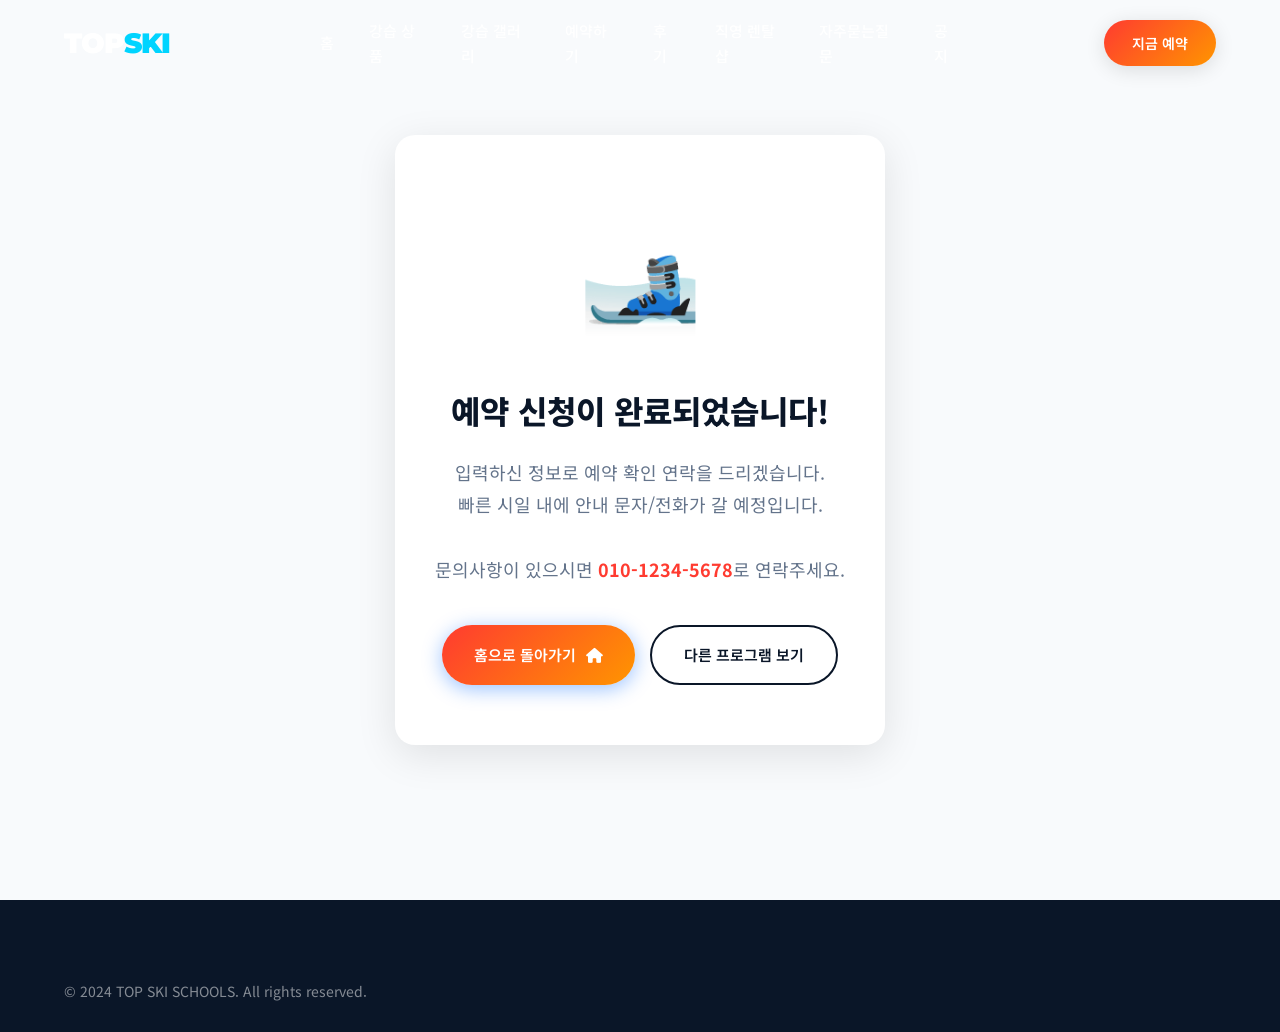
<file: booking-complete.html>
<!DOCTYPE html>
<html lang="ko">
<head>
    <meta charset="UTF-8">
    <meta name="viewport" content="width=device-width, initial-scale=1.0">
    <title>예약 완료 - TOP SKI SCHOOLS</title>
    <link rel="stylesheet" href="css/style.css">
    <link href="https://fonts.googleapis.com/css2?family=Montserrat:wght@300;400;600;700;800;900&family=Noto+Sans+KR:wght@300;400;500;700;900&display=swap" rel="stylesheet">
    <link rel="stylesheet" href="https://cdnjs.cloudflare.com/ajax/libs/font-awesome/6.4.0/css/all.min.css">
</head>
<body>
    <!-- Navigation -->
    <nav class="navbar scrolled">
        <div class="nav-container">
            <a href="index.html" class="logo">
                <span class="logo-text">TOP<span class="accent">SKI</span></span>
            </a>
            <ul class="nav-menu">
                <li><a href="index.html" class="nav-link">홈</a></li>
                <li><a href="programs.html" class="nav-link">강습 상품</a></li>
                <li><a href="gallery.html" class="nav-link">강습 갤러리</a></li>
                <li><a href="booking.html" class="nav-link">예약하기</a></li>
                <li><a href="reviews.html" class="nav-link">후기</a></li>
                <li><a href="rental.html" class="nav-link">직영 렌탈샵</a></li>
                <li><a href="faq.html" class="nav-link">자주묻는질문</a></li>
                <li><a href="notice.html" class="nav-link">공지</a></li>
            </ul>
            <a href="booking.html" class="nav-cta">지금 예약</a>
            <div class="hamburger">
                <span></span>
                <span></span>
                <span></span>
            </div>
        </div>
    </nav>

    <!-- Success Section -->
    <section style="min-height: 100vh; display: flex; align-items: center; justify-content: center; background: var(--light); padding-top: 100px;">
        <div class="container">
            <div style="text-align: center; max-width: 600px; margin: 0 auto; background: white; padding: 60px 40px; border-radius: 20px; box-shadow: 0 10px 40px rgba(0,0,0,0.1);">
                <div style="font-size: 100px; margin-bottom: 30px;">🎿</div>
                <h1 style="font-size: 32px; font-weight: 800; color: var(--dark); margin-bottom: 20px;">예약 신청이 완료되었습니다!</h1>
                <p style="color: var(--gray); font-size: 18px; line-height: 1.8; margin-bottom: 40px;">
                    입력하신 정보로 예약 확인 연락을 드리겠습니다.<br>
                    빠른 시일 내에 안내 문자/전화가 갈 예정입니다.<br><br>
                    문의사항이 있으시면 <strong style="color: var(--primary);">010-1234-5678</strong>로 연락주세요.
                </p>
                <div style="display: flex; gap: 15px; justify-content: center; flex-wrap: wrap;">
                    <a href="index.html" class="btn btn-primary">
                        <span>홈으로 돌아가기</span>
                        <i class="fas fa-home"></i>
                    </a>
                    <a href="programs.html" class="btn btn-outline-dark">
                        <span>다른 프로그램 보기</span>
                    </a>
                </div>
            </div>
        </div>
    </section>

    <!-- Footer -->
    <footer class="footer">
        <div class="container">
            <div class="footer-bottom" style="border-top: none; padding-top: 0;">
                <p>&copy; 2024 TOP SKI SCHOOLS. All rights reserved.</p>
            </div>
        </div>
    </footer>

    <script src="js/main.js"></script>
</body>
</html>
</file>
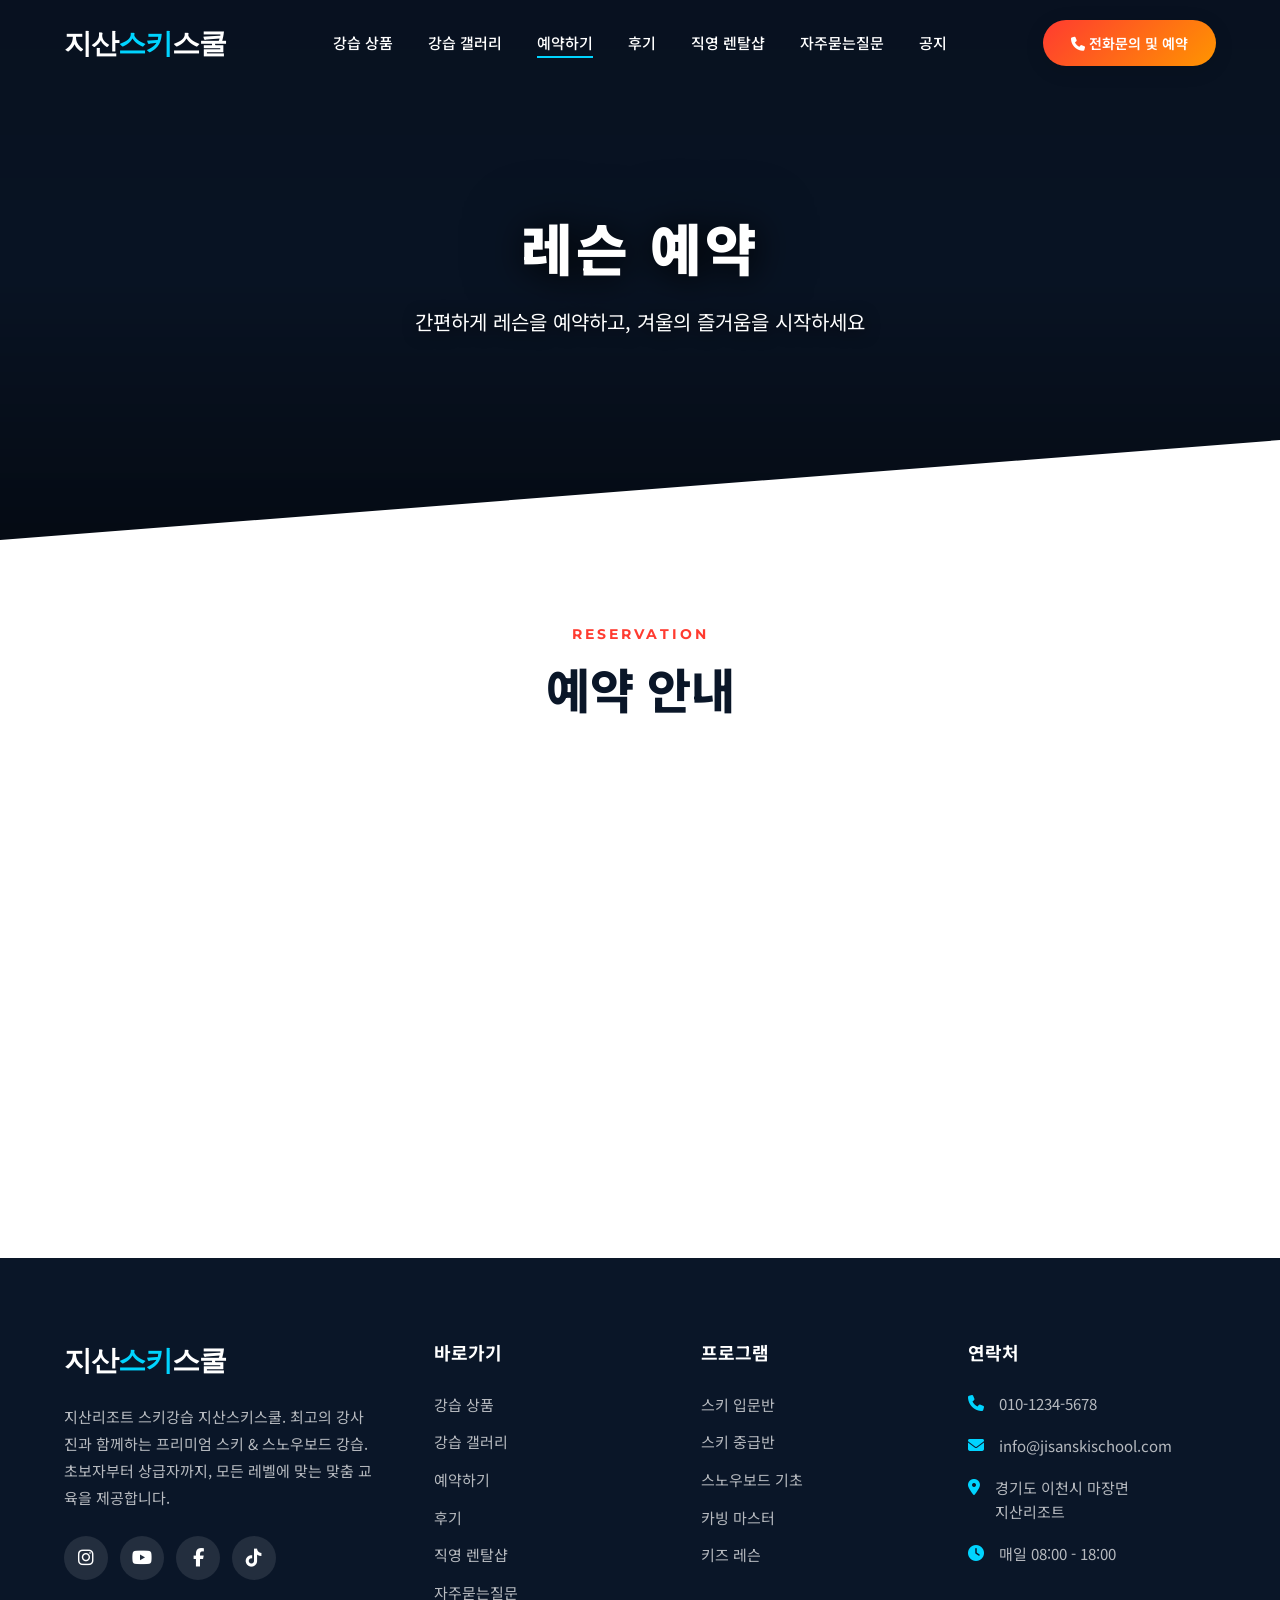
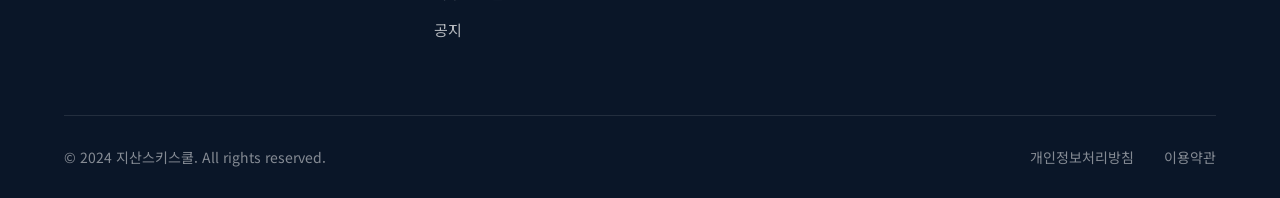
<file: booking.html>
<!DOCTYPE html>
<html lang="ko">
<head>
    <meta charset="UTF-8">
    <meta name="viewport" content="width=device-width, initial-scale=1.0">
    <title>예약하기 - 지산리조트 스키강습 지산스키스쿨</title>
    <link rel="stylesheet" href="css/style.css">
    <link href="https://fonts.googleapis.com/css2?family=Montserrat:wght@300;400;600;700;800;900&family=Noto+Sans+KR:wght@300;400;500;700;900&display=swap" rel="stylesheet">
    <link rel="stylesheet" href="https://cdnjs.cloudflare.com/ajax/libs/font-awesome/6.4.0/css/all.min.css">
    <style>
        .booking-placeholder {
            min-height: 500px;
            display: flex;
            flex-direction: column;
            align-items: center;
            justify-content: center;
            text-align: center;
            padding: 60px 20px;
            background: var(--light);
            border-radius: var(--radius-lg);
            margin: 40px 0;
        }
        .booking-placeholder i {
            font-size: 80px;
            color: var(--primary);
            margin-bottom: 30px;
            opacity: 0.8;
        }
        .booking-placeholder h3 {
            font-size: 28px;
            color: var(--dark);
            margin-bottom: 15px;
        }
        .booking-placeholder p {
            font-size: 18px;
            color: var(--gray);
            margin-bottom: 30px;
            max-width: 500px;
        }
        .booking-contact-box {
            display: flex;
            gap: 40px;
            flex-wrap: wrap;
            justify-content: center;
            margin-top: 20px;
        }
        .booking-contact-item {
            display: flex;
            align-items: center;
            gap: 15px;
            padding: 20px 30px;
            background: var(--white);
            border-radius: var(--radius-md);
            box-shadow: 0 4px 15px rgba(0,0,0,0.08);
        }
        .booking-contact-item i {
            font-size: 24px;
            color: var(--primary);
            margin-bottom: 0;
        }
        .booking-contact-item span {
            font-size: 18px;
            font-weight: 600;
            color: var(--dark);
        }
        .booking-info-section {
            padding: 80px 0;
        }
        .booking-info-grid {
            display: grid;
            grid-template-columns: repeat(auto-fit, minmax(280px, 1fr));
            gap: 30px;
            margin-top: 50px;
        }
        .booking-info-card {
            background: var(--white);
            padding: 35px;
            border-radius: var(--radius-lg);
            box-shadow: 0 5px 20px rgba(0,0,0,0.08);
            text-align: center;
            transition: all 0.3s ease;
        }
        .booking-info-card:hover {
            transform: translateY(-5px);
            box-shadow: 0 15px 40px rgba(0,0,0,0.12);
        }
        .booking-info-card i {
            font-size: 48px;
            color: var(--primary);
            margin-bottom: 20px;
        }
        .booking-info-card h4 {
            font-size: 20px;
            margin-bottom: 15px;
            color: var(--dark);
        }
        .booking-info-card p {
            color: var(--gray);
            line-height: 1.7;
            font-size: 15px;
        }
    </style>
</head>
<body>
    <!-- Navigation -->
    <nav class="navbar scrolled">
        <div class="nav-container">
            <a href="index.html" class="logo">
                <span class="logo-text">지산<span class="accent">스키</span>스쿨</span>
            </a>
            <ul class="nav-menu">
                <li><a href="programs.html" class="nav-link">강습 상품</a></li>
                <li><a href="gallery.html" class="nav-link">강습 갤러리</a></li>
                <li><a href="booking.html" class="nav-link active">예약하기</a></li>
                <li><a href="reviews.html" class="nav-link">후기</a></li>
                <li><a href="rental.html" class="nav-link">직영 렌탈샵</a></li>
                <li><a href="faq.html" class="nav-link">자주묻는질문</a></li>
                <li><a href="notice.html" class="nav-link">공지</a></li>
            </ul>
            <a href="tel:010-1234-5678" class="nav-cta"><i class="fas fa-phone"></i> 전화문의 및 예약</a>
            <div class="hamburger">
                <span></span>
                <span></span>
                <span></span>
            </div>
        </div>
    </nav>

    <!-- Sub Hero Section -->
    <section class="sub-hero">
        <div class="sub-hero-bg speedy" style="background-image: url('https://images.unsplash.com/photo-1565992441121-4367c2967103?w=1600');"></div>
        <div class="sub-hero-content">
            <h1>레슨 예약</h1>
            <p>간편하게 레슨을 예약하고, 겨울의 즐거움을 시작하세요</p>
        </div>
        <div class="diagonal-bottom"></div>
    </section>

    <!-- Booking Section -->
    <section class="booking-info-section">
        <div class="container">
            <div class="section-header">
                <span class="section-tag">RESERVATION</span>
                <h2 class="section-title">예약 안내</h2>
            </div>

            <!-- Content Area - To be added -->
            <div class="booking-content-area" style="min-height: 400px;">
                <!-- 예약 콘텐츠가 추가될 영역입니다 -->
            </div>
        </div>
    </section>

    <!-- Footer -->
    <footer class="footer">
        <div class="container">
            <div class="footer-grid">
                <div class="footer-brand">
                    <a href="index.html" class="logo">
                        <span class="logo-text">지산<span class="accent">스키</span>스쿨</span>
                    </a>
                    <p>지산리조트 스키강습 지산스키스쿨. 최고의 강사진과 함께하는 프리미엄 스키 & 스노우보드 강습. 초보자부터 상급자까지, 모든 레벨에 맞는 맞춤 교육을 제공합니다.</p>
                    <div class="footer-social">
                        <a href="#"><i class="fab fa-instagram"></i></a>
                        <a href="#"><i class="fab fa-youtube"></i></a>
                        <a href="#"><i class="fab fa-facebook-f"></i></a>
                        <a href="#"><i class="fab fa-tiktok"></i></a>
                    </div>
                </div>
                <div class="footer-links">
                    <h4>바로가기</h4>
                    <ul>
                        <li><a href="programs.html">강습 상품</a></li>
                        <li><a href="gallery.html">강습 갤러리</a></li>
                        <li><a href="booking.html">예약하기</a></li>
                        <li><a href="reviews.html">후기</a></li>
                        <li><a href="rental.html">직영 렌탈샵</a></li>
                        <li><a href="faq.html">자주묻는질문</a></li>
                        <li><a href="notice.html">공지</a></li>
                    </ul>
                </div>
                <div class="footer-links">
                    <h4>프로그램</h4>
                    <ul>
                        <li><a href="programs.html">스키 입문반</a></li>
                        <li><a href="programs.html">스키 중급반</a></li>
                        <li><a href="programs.html">스노우보드 기초</a></li>
                        <li><a href="programs.html">카빙 마스터</a></li>
                        <li><a href="programs.html">키즈 레슨</a></li>
                    </ul>
                </div>
                <div class="footer-contact">
                    <h4>연락처</h4>
                    <ul>
                        <li>
                            <i class="fas fa-phone"></i>
                            <span>010-1234-5678</span>
                        </li>
                        <li>
                            <i class="fas fa-envelope"></i>
                            <span>info@jisanskischool.com</span>
                        </li>
                        <li>
                            <i class="fas fa-map-marker-alt"></i>
                            <span>경기도 이천시 마장면<br>지산리조트</span>
                        </li>
                        <li>
                            <i class="fas fa-clock"></i>
                            <span>매일 08:00 - 18:00</span>
                        </li>
                    </ul>
                </div>
            </div>
            <div class="footer-bottom">
                <p>&copy; 2024 지산스키스쿨. All rights reserved.</p>
                <div class="footer-bottom-links">
                    <a href="#">개인정보처리방침</a>
                    <a href="#">이용약관</a>
                </div>
            </div>
        </div>
    </footer>

    <!-- Scripts -->
    <script src="js/main.js"></script>
</body>
</html>
</file>
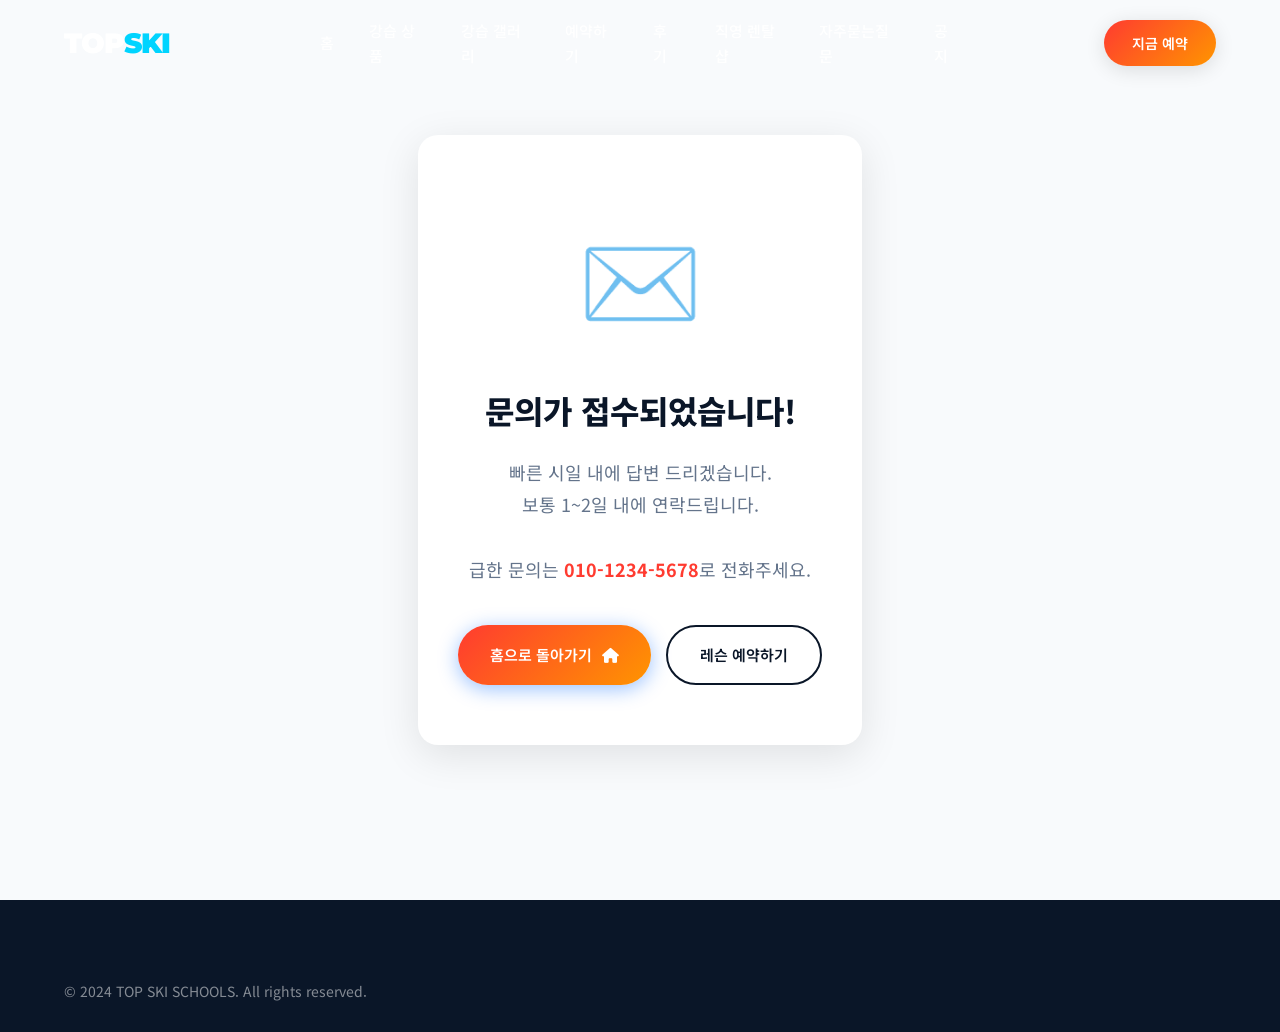
<file: contact-complete.html>
<!DOCTYPE html>
<html lang="ko">
<head>
    <meta charset="UTF-8">
    <meta name="viewport" content="width=device-width, initial-scale=1.0">
    <title>문의 완료 - TOP SKI SCHOOLS</title>
    <link rel="stylesheet" href="css/style.css">
    <link href="https://fonts.googleapis.com/css2?family=Montserrat:wght@300;400;600;700;800;900&family=Noto+Sans+KR:wght@300;400;500;700;900&display=swap" rel="stylesheet">
    <link rel="stylesheet" href="https://cdnjs.cloudflare.com/ajax/libs/font-awesome/6.4.0/css/all.min.css">
</head>
<body>
    <!-- Navigation -->
    <nav class="navbar scrolled">
        <div class="nav-container">
            <a href="index.html" class="logo">
                <span class="logo-text">TOP<span class="accent">SKI</span></span>
            </a>
            <ul class="nav-menu">
                <li><a href="index.html" class="nav-link">홈</a></li>
                <li><a href="programs.html" class="nav-link">강습 상품</a></li>
                <li><a href="gallery.html" class="nav-link">강습 갤러리</a></li>
                <li><a href="booking.html" class="nav-link">예약하기</a></li>
                <li><a href="reviews.html" class="nav-link">후기</a></li>
                <li><a href="rental.html" class="nav-link">직영 렌탈샵</a></li>
                <li><a href="faq.html" class="nav-link">자주묻는질문</a></li>
                <li><a href="notice.html" class="nav-link">공지</a></li>
            </ul>
            <a href="booking.html" class="nav-cta">지금 예약</a>
            <div class="hamburger">
                <span></span>
                <span></span>
                <span></span>
            </div>
        </div>
    </nav>

    <!-- Success Section -->
    <section style="min-height: 100vh; display: flex; align-items: center; justify-content: center; background: var(--light); padding-top: 100px;">
        <div class="container">
            <div style="text-align: center; max-width: 600px; margin: 0 auto; background: white; padding: 60px 40px; border-radius: 20px; box-shadow: 0 10px 40px rgba(0,0,0,0.1);">
                <div style="font-size: 100px; margin-bottom: 30px;">✉️</div>
                <h1 style="font-size: 32px; font-weight: 800; color: var(--dark); margin-bottom: 20px;">문의가 접수되었습니다!</h1>
                <p style="color: var(--gray); font-size: 18px; line-height: 1.8; margin-bottom: 40px;">
                    빠른 시일 내에 답변 드리겠습니다.<br>
                    보통 1~2일 내에 연락드립니다.<br><br>
                    급한 문의는 <strong style="color: var(--primary);">010-1234-5678</strong>로 전화주세요.
                </p>
                <div style="display: flex; gap: 15px; justify-content: center; flex-wrap: wrap;">
                    <a href="index.html" class="btn btn-primary">
                        <span>홈으로 돌아가기</span>
                        <i class="fas fa-home"></i>
                    </a>
                    <a href="booking.html" class="btn btn-outline-dark">
                        <span>레슨 예약하기</span>
                    </a>
                </div>
            </div>
        </div>
    </section>

    <!-- Footer -->
    <footer class="footer">
        <div class="container">
            <div class="footer-bottom" style="border-top: none; padding-top: 0;">
                <p>&copy; 2024 TOP SKI SCHOOLS. All rights reserved.</p>
            </div>
        </div>
    </footer>

    <script src="js/main.js"></script>
</body>
</html>
</file>
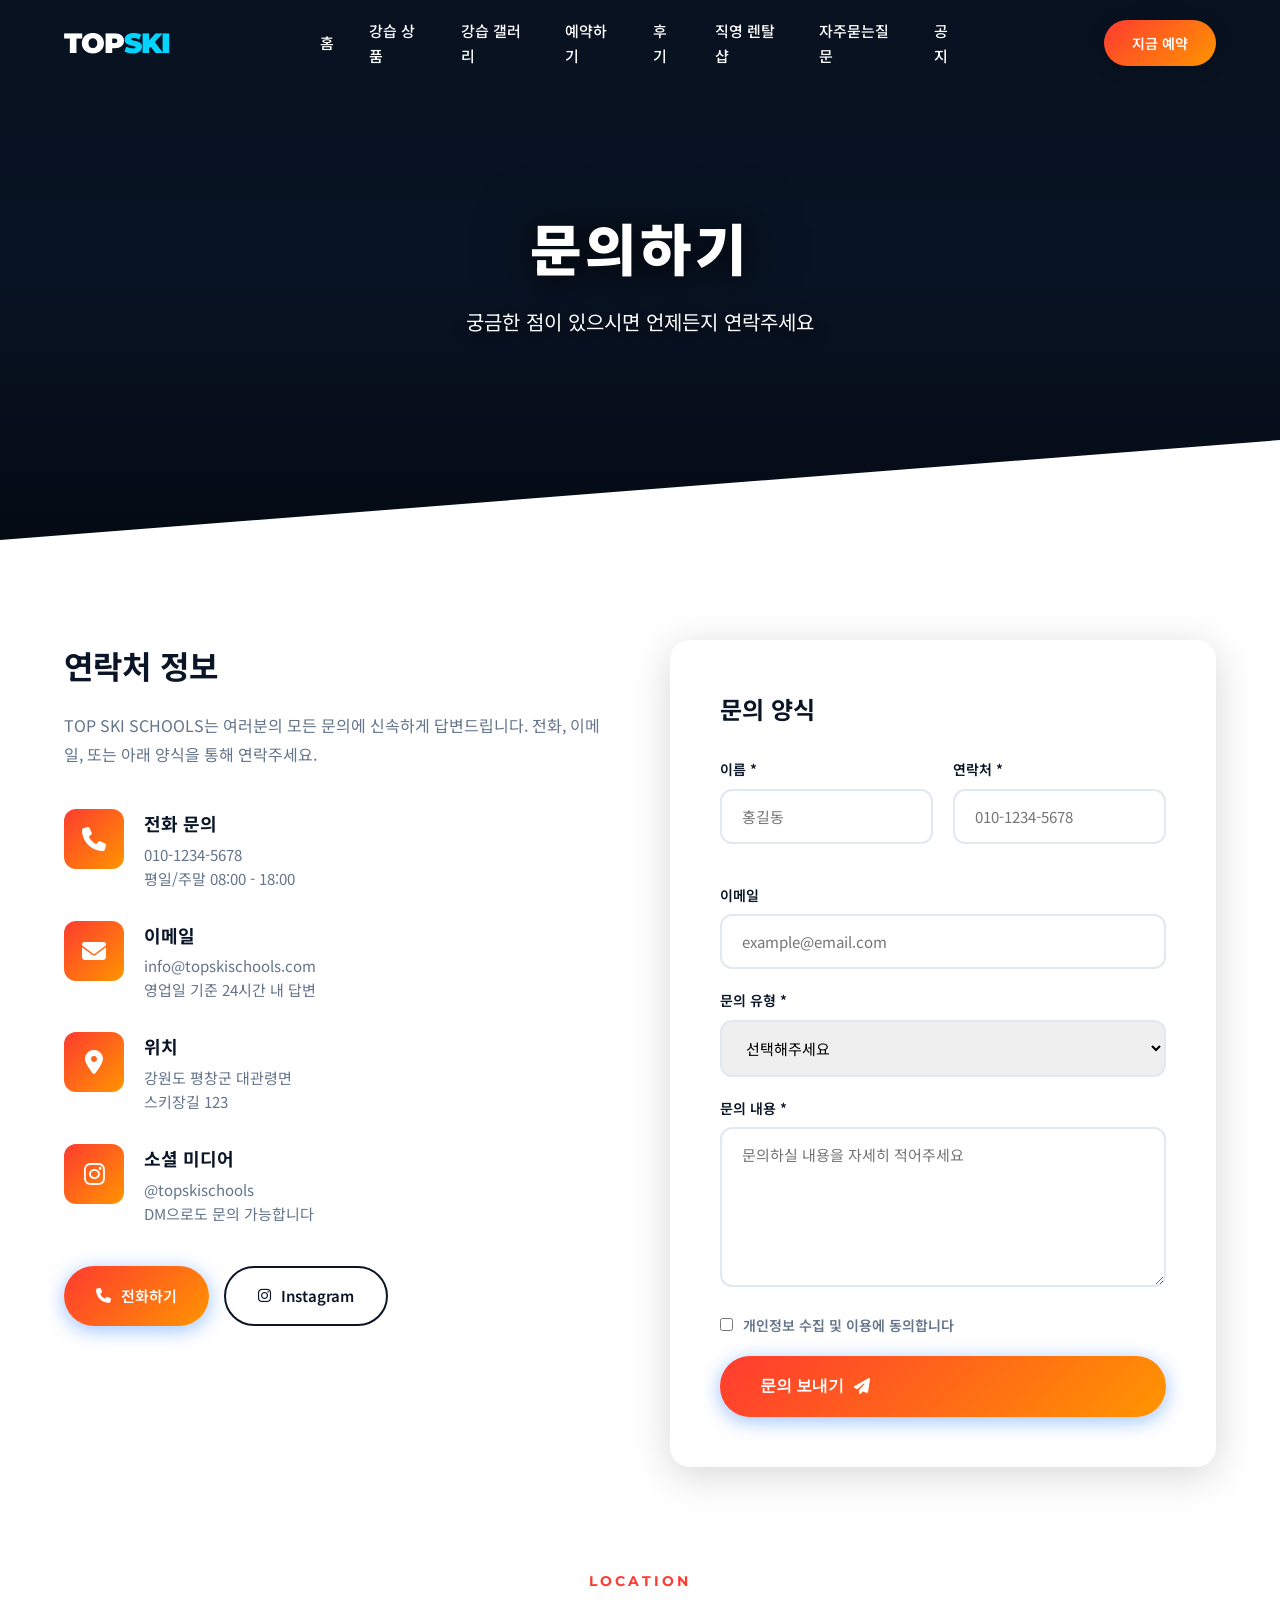
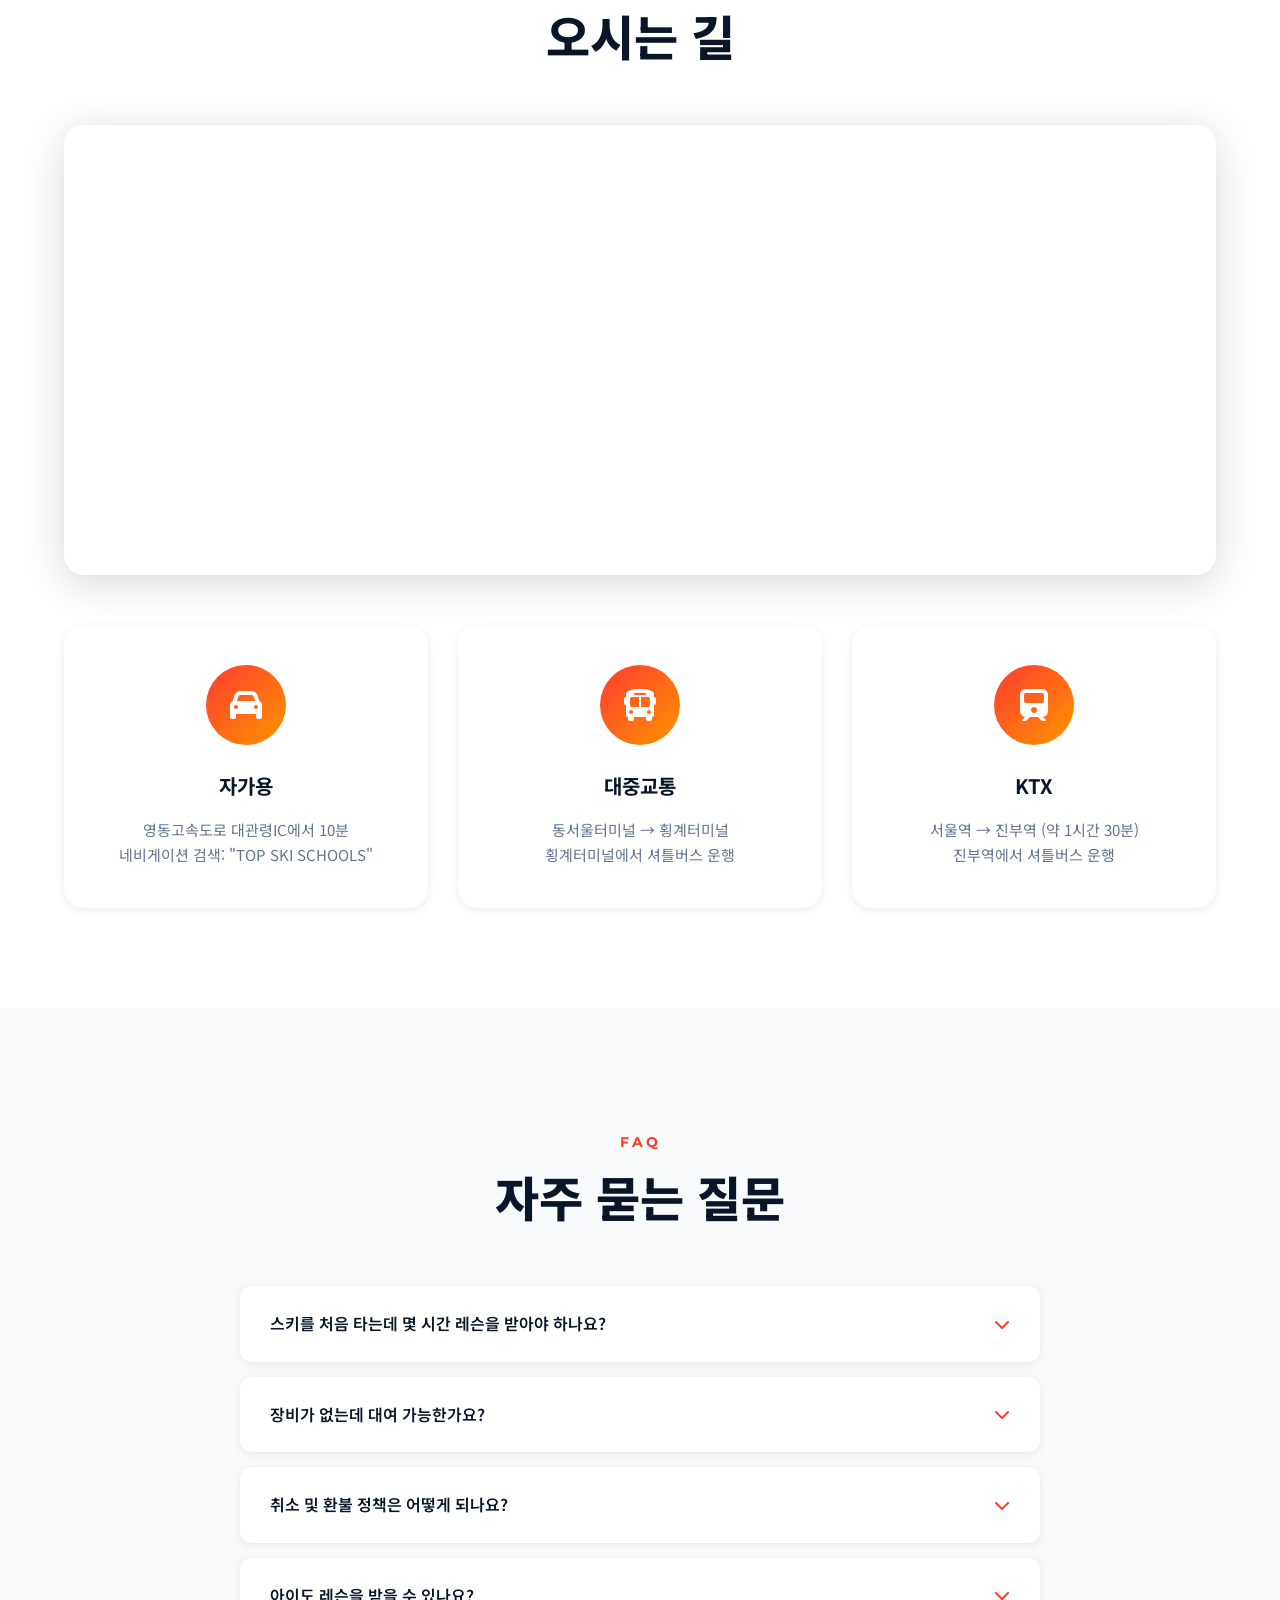
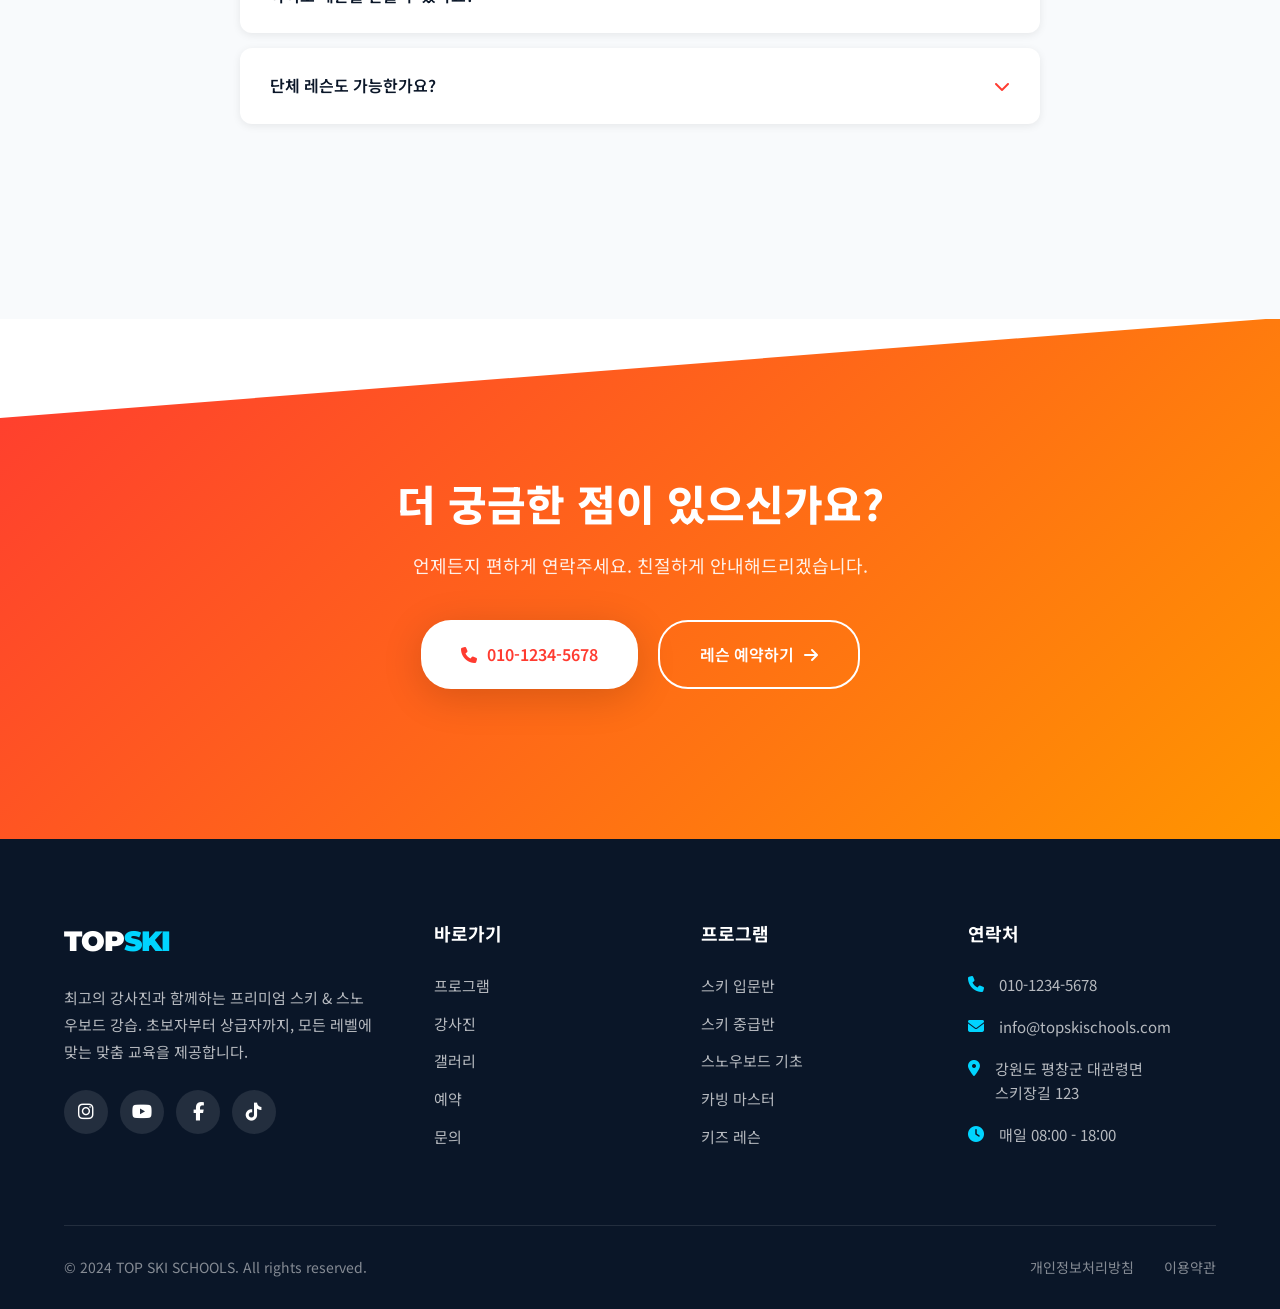
<file: contact.html>
<!DOCTYPE html>
<html lang="ko">
<head>
    <meta charset="UTF-8">
    <meta name="viewport" content="width=device-width, initial-scale=1.0">
    <title>문의 - TOP SKI SCHOOLS</title>
    <link rel="stylesheet" href="css/style.css">
    <link href="https://fonts.googleapis.com/css2?family=Montserrat:wght@300;400;600;700;800;900&family=Noto+Sans+KR:wght@300;400;500;700;900&display=swap" rel="stylesheet">
    <link rel="stylesheet" href="https://cdnjs.cloudflare.com/ajax/libs/font-awesome/6.4.0/css/all.min.css">
</head>
<body>
    <!-- Preloader -->
    <div class="preloader">
        <div class="loader">
            <div class="ski-icon">⛷️</div>
            <span>LOADING</span>
        </div>
    </div>

    <!-- Navigation -->
    <nav class="navbar scrolled">
        <div class="nav-container">
            <a href="index.html" class="logo">
                <span class="logo-text">TOP<span class="accent">SKI</span></span>
            </a>
            <ul class="nav-menu">
                <li><a href="index.html" class="nav-link">홈</a></li>
                <li><a href="programs.html" class="nav-link">강습 상품</a></li>
                <li><a href="gallery.html" class="nav-link">강습 갤러리</a></li>
                <li><a href="booking.html" class="nav-link">예약하기</a></li>
                <li><a href="reviews.html" class="nav-link">후기</a></li>
                <li><a href="rental.html" class="nav-link">직영 렌탈샵</a></li>
                <li><a href="faq.html" class="nav-link">자주묻는질문</a></li>
                <li><a href="notice.html" class="nav-link">공지</a></li>
            </ul>
            <a href="booking.html" class="nav-cta">지금 예약</a>
            <div class="hamburger">
                <span></span>
                <span></span>
                <span></span>
            </div>
        </div>
    </nav>

    <!-- Sub Hero Section -->
    <section class="sub-hero">
        <div class="sub-hero-bg" style="background-image: url('https://images.unsplash.com/photo-1517483000871-1dbf64a6e1c6?w=1600');"></div>
        <div class="sub-hero-content">
            <h1>문의하기</h1>
            <p>궁금한 점이 있으시면 언제든지 연락주세요</p>
        </div>
        <div class="diagonal-bottom"></div>
    </section>

    <!-- Contact Section -->
    <section class="contact-section">
        <div class="container">
            <div class="contact-wrapper">
                <!-- Contact Info -->
                <div class="contact-info">
                    <h3>연락처 정보</h3>
                    <p>TOP SKI SCHOOLS는 여러분의 모든 문의에 신속하게 답변드립니다. 전화, 이메일, 또는 아래 양식을 통해 연락주세요.</p>

                    <ul class="contact-list">
                        <li>
                            <div class="icon">
                                <i class="fas fa-phone"></i>
                            </div>
                            <div>
                                <h4>전화 문의</h4>
                                <p>010-1234-5678<br>평일/주말 08:00 - 18:00</p>
                            </div>
                        </li>
                        <li>
                            <div class="icon">
                                <i class="fas fa-envelope"></i>
                            </div>
                            <div>
                                <h4>이메일</h4>
                                <p>info@topskischools.com<br>영업일 기준 24시간 내 답변</p>
                            </div>
                        </li>
                        <li>
                            <div class="icon">
                                <i class="fas fa-map-marker-alt"></i>
                            </div>
                            <div>
                                <h4>위치</h4>
                                <p>강원도 평창군 대관령면<br>스키장길 123</p>
                            </div>
                        </li>
                        <li>
                            <div class="icon">
                                <i class="fab fa-instagram"></i>
                            </div>
                            <div>
                                <h4>소셜 미디어</h4>
                                <p>@topskischools<br>DM으로도 문의 가능합니다</p>
                            </div>
                        </li>
                    </ul>

                    <!-- Quick Contact Buttons -->
                    <div style="margin-top: 40px; display: flex; gap: 15px; flex-wrap: wrap;">
                        <a href="tel:010-1234-5678" class="btn btn-primary">
                            <i class="fas fa-phone"></i>
                            <span>전화하기</span>
                        </a>
                        <a href="https://instagram.com" target="_blank" class="btn btn-outline-dark">
                            <i class="fab fa-instagram"></i>
                            <span>Instagram</span>
                        </a>
                    </div>
                </div>

                <!-- Contact Form -->
                <div class="contact-form">
                    <h3>문의 양식</h3>

                    <form id="contact-form" action="https://formsubmit.co/1215kkm@naver.com" method="POST">
                        <!-- FormSubmit Configuration -->
                        <input type="hidden" name="_subject" value="[TOP SKI] 새로운 문의가 도착했습니다">
                        <input type="hidden" name="_captcha" value="false">
                        <input type="hidden" name="_template" value="table">
                        <input type="hidden" name="_next" id="contact-next-url">

                        <div class="form-row">
                            <div class="form-group">
                                <label for="contact-name">이름 *</label>
                                <input type="text" id="contact-name" name="name" placeholder="홍길동" required>
                            </div>
                            <div class="form-group">
                                <label for="contact-phone">연락처 *</label>
                                <input type="tel" id="contact-phone" name="phone" placeholder="010-1234-5678" required>
                            </div>
                        </div>

                        <div class="form-group">
                            <label for="contact-email">이메일</label>
                            <input type="email" id="contact-email" name="email" placeholder="example@email.com">
                        </div>

                        <div class="form-group">
                            <label for="contact-subject">문의 유형 *</label>
                            <select id="contact-subject" name="subject" required>
                                <option value="">선택해주세요</option>
                                <option value="program">프로그램 문의</option>
                                <option value="booking">예약 문의</option>
                                <option value="instructor">강사 문의</option>
                                <option value="group">단체 레슨 문의</option>
                                <option value="partnership">제휴/협력 문의</option>
                                <option value="other">기타</option>
                            </select>
                        </div>

                        <div class="form-group">
                            <label for="contact-message">문의 내용 *</label>
                            <textarea id="contact-message" name="message" rows="6" placeholder="문의하실 내용을 자세히 적어주세요" required></textarea>
                        </div>

                        <div class="form-group">
                            <label style="display: flex; align-items: center; gap: 10px; cursor: pointer;">
                                <input type="checkbox" required style="width: auto;">
                                <span style="font-size: 14px; color: var(--gray);">개인정보 수집 및 이용에 동의합니다</span>
                            </label>
                        </div>

                        <button type="submit" class="btn btn-primary btn-large" style="width: 100%;">
                            <span>문의 보내기</span>
                            <i class="fas fa-paper-plane"></i>
                        </button>
                    </form>
                </div>
            </div>
        </div>
    </section>

    <!-- Map Section -->
    <section class="map-section">
        <div class="container">
            <div class="section-header">
                <span class="section-tag">LOCATION</span>
                <h2 class="section-title">오시는 길</h2>
            </div>
            <div class="map-container">
                <iframe src="https://www.google.com/maps/embed?pb=!1m18!1m12!1m3!1d50674.94507595753!2d128.6428533!3d37.6318399!2m3!1f0!2f0!3f0!3m2!1i1024!2i768!4f13.1!3m3!1m2!1s0x3561e7c1d9bd7e4d%3A0x7c4e5d4c5e7c4c3b!2z6rCV7JuQ64-EIO2Pie2Wpe2TsA!5e0!3m2!1sko!2skr!4v1234567890" allowfullscreen="" loading="lazy" referrerpolicy="no-referrer-when-downgrade"></iframe>
            </div>

            <!-- Directions -->
            <div style="margin-top: 50px;">
                <div class="features-grid" style="grid-template-columns: repeat(3, 1fr);">
                    <div class="feature-card">
                        <div class="feature-icon">
                            <i class="fas fa-car"></i>
                        </div>
                        <h3>자가용</h3>
                        <p>영동고속도로 대관령IC에서 10분<br>네비게이션 검색: "TOP SKI SCHOOLS"</p>
                    </div>
                    <div class="feature-card">
                        <div class="feature-icon">
                            <i class="fas fa-bus"></i>
                        </div>
                        <h3>대중교통</h3>
                        <p>동서울터미널 → 횡계터미널<br>횡계터미널에서 셔틀버스 운행</p>
                    </div>
                    <div class="feature-card">
                        <div class="feature-icon">
                            <i class="fas fa-train"></i>
                        </div>
                        <h3>KTX</h3>
                        <p>서울역 → 진부역 (약 1시간 30분)<br>진부역에서 셔틀버스 운행</p>
                    </div>
                </div>
            </div>
        </div>
    </section>

    <!-- FAQ Section -->
    <section class="features" style="background: var(--light);">
        <div class="container">
            <div class="section-header">
                <span class="section-tag">FAQ</span>
                <h2 class="section-title">자주 묻는 질문</h2>
            </div>

            <div style="max-width: 800px; margin: 0 auto;">
                <div class="faq-item" style="background: white; padding: 25px 30px; border-radius: 12px; margin-bottom: 15px; cursor: pointer; box-shadow: var(--shadow-sm);">
                    <div style="display: flex; justify-content: space-between; align-items: center;">
                        <h4 style="font-size: 16px; font-weight: 600;">스키를 처음 타는데 몇 시간 레슨을 받아야 하나요?</h4>
                        <i class="fas fa-chevron-down" style="color: var(--primary);"></i>
                    </div>
                    <p style="margin-top: 15px; color: var(--gray); display: none; line-height: 1.8;">
                        처음 스키를 타시는 분들은 2시간 레슨을 추천드립니다. 기본적인 장비 사용법, 넘어지고 일어서기, 기초 턴까지 배우실 수 있습니다. 하루에 2회 레슨을 받으시면 더 빠르게 실력이 향상됩니다.
                    </p>
                </div>

                <div class="faq-item" style="background: white; padding: 25px 30px; border-radius: 12px; margin-bottom: 15px; cursor: pointer; box-shadow: var(--shadow-sm);">
                    <div style="display: flex; justify-content: space-between; align-items: center;">
                        <h4 style="font-size: 16px; font-weight: 600;">장비가 없는데 대여 가능한가요?</h4>
                        <i class="fas fa-chevron-down" style="color: var(--primary);"></i>
                    </div>
                    <p style="margin-top: 15px; color: var(--gray); display: none; line-height: 1.8;">
                        네, 스키/보드, 부츠, 폴, 헬멧 등 모든 장비 대여가 가능합니다. 레슨 예약 시 장비 대여를 신청해 주시면 됩니다. 최신 프리미엄 장비를 준비하고 있습니다.
                    </p>
                </div>

                <div class="faq-item" style="background: white; padding: 25px 30px; border-radius: 12px; margin-bottom: 15px; cursor: pointer; box-shadow: var(--shadow-sm);">
                    <div style="display: flex; justify-content: space-between; align-items: center;">
                        <h4 style="font-size: 16px; font-weight: 600;">취소 및 환불 정책은 어떻게 되나요?</h4>
                        <i class="fas fa-chevron-down" style="color: var(--primary);"></i>
                    </div>
                    <p style="margin-top: 15px; color: var(--gray); display: none; line-height: 1.8;">
                        레슨 3일 전까지 취소 시 100% 환불, 1일 전까지 취소 시 50% 환불됩니다. 당일 취소 및 노쇼의 경우 환불이 불가합니다. 기상 악화로 인한 취소는 전액 환불 또는 일정 변경이 가능합니다.
                    </p>
                </div>

                <div class="faq-item" style="background: white; padding: 25px 30px; border-radius: 12px; margin-bottom: 15px; cursor: pointer; box-shadow: var(--shadow-sm);">
                    <div style="display: flex; justify-content: space-between; align-items: center;">
                        <h4 style="font-size: 16px; font-weight: 600;">아이도 레슨을 받을 수 있나요?</h4>
                        <i class="fas fa-chevron-down" style="color: var(--primary);"></i>
                    </div>
                    <p style="margin-top: 15px; color: var(--gray); display: none; line-height: 1.8;">
                        네, 5세 이상 어린이부터 레슨이 가능합니다. 키즈 전문 강사가 아이 눈높이에 맞춰 안전하고 재미있게 교육합니다. 부모님 동반 레슨도 가능합니다.
                    </p>
                </div>

                <div class="faq-item" style="background: white; padding: 25px 30px; border-radius: 12px; margin-bottom: 15px; cursor: pointer; box-shadow: var(--shadow-sm);">
                    <div style="display: flex; justify-content: space-between; align-items: center;">
                        <h4 style="font-size: 16px; font-weight: 600;">단체 레슨도 가능한가요?</h4>
                        <i class="fas fa-chevron-down" style="color: var(--primary);"></i>
                    </div>
                    <p style="margin-top: 15px; color: var(--gray); display: none; line-height: 1.8;">
                        네, 5명 이상 단체 레슨의 경우 별도 문의 부탁드립니다. 기업 워크샵, 동호회, 학교 단체 등 다양한 단체 프로그램을 운영하고 있으며, 인원과 일정에 맞춰 맞춤 견적을 제공해드립니다.
                    </p>
                </div>
            </div>
        </div>
    </section>

    <!-- CTA Section -->
    <section class="cta-section">
        <div class="container">
            <div class="cta-content">
                <h2>더 궁금한 점이 있으신가요?</h2>
                <p>언제든지 편하게 연락주세요. 친절하게 안내해드리겠습니다.</p>
                <div class="cta-buttons">
                    <a href="tel:010-1234-5678" class="btn btn-white btn-large">
                        <i class="fas fa-phone"></i>
                        <span>010-1234-5678</span>
                    </a>
                    <a href="booking.html" class="btn btn-outline-white btn-large">
                        <span>레슨 예약하기</span>
                        <i class="fas fa-arrow-right"></i>
                    </a>
                </div>
            </div>
        </div>
        <div class="diagonal-top"></div>
    </section>

    <!-- Footer -->
    <footer class="footer">
        <div class="container">
            <div class="footer-grid">
                <div class="footer-brand">
                    <a href="index.html" class="logo">
                        <span class="logo-text">TOP<span class="accent">SKI</span></span>
                    </a>
                    <p>최고의 강사진과 함께하는 프리미엄 스키 & 스노우보드 강습. 초보자부터 상급자까지, 모든 레벨에 맞는 맞춤 교육을 제공합니다.</p>
                    <div class="footer-social">
                        <a href="#"><i class="fab fa-instagram"></i></a>
                        <a href="#"><i class="fab fa-youtube"></i></a>
                        <a href="#"><i class="fab fa-facebook-f"></i></a>
                        <a href="#"><i class="fab fa-tiktok"></i></a>
                    </div>
                </div>
                <div class="footer-links">
                    <h4>바로가기</h4>
                    <ul>
                        <li><a href="programs.html">프로그램</a></li>
                        <li><a href="instructors.html">강사진</a></li>
                        <li><a href="gallery.html">갤러리</a></li>
                        <li><a href="booking.html">예약</a></li>
                        <li><a href="contact.html">문의</a></li>
                    </ul>
                </div>
                <div class="footer-links">
                    <h4>프로그램</h4>
                    <ul>
                        <li><a href="programs.html">스키 입문반</a></li>
                        <li><a href="programs.html">스키 중급반</a></li>
                        <li><a href="programs.html">스노우보드 기초</a></li>
                        <li><a href="programs.html">카빙 마스터</a></li>
                        <li><a href="programs.html">키즈 레슨</a></li>
                    </ul>
                </div>
                <div class="footer-contact">
                    <h4>연락처</h4>
                    <ul>
                        <li>
                            <i class="fas fa-phone"></i>
                            <span>010-1234-5678</span>
                        </li>
                        <li>
                            <i class="fas fa-envelope"></i>
                            <span>info@topskischools.com</span>
                        </li>
                        <li>
                            <i class="fas fa-map-marker-alt"></i>
                            <span>강원도 평창군 대관령면<br>스키장길 123</span>
                        </li>
                        <li>
                            <i class="fas fa-clock"></i>
                            <span>매일 08:00 - 18:00</span>
                        </li>
                    </ul>
                </div>
            </div>
            <div class="footer-bottom">
                <p>&copy; 2024 TOP SKI SCHOOLS. All rights reserved.</p>
                <div class="footer-bottom-links">
                    <a href="#">개인정보처리방침</a>
                    <a href="#">이용약관</a>
                </div>
            </div>
        </div>
    </footer>

    <!-- Scripts -->
    <script src="js/main.js"></script>
    <script>
        // Set redirect URL
        document.getElementById('contact-next-url').value = window.location.origin + window.location.pathname.replace('contact.html', 'contact-complete.html');

        // FAQ Accordion
        document.querySelectorAll('.faq-item').forEach(item => {
            item.addEventListener('click', () => {
                const answer = item.querySelector('p');
                const icon = item.querySelector('i');
                const isOpen = answer.style.display === 'block';

                // Close all other items
                document.querySelectorAll('.faq-item').forEach(otherItem => {
                    otherItem.querySelector('p').style.display = 'none';
                    otherItem.querySelector('i').style.transform = 'rotate(0deg)';
                });

                // Toggle current item
                if (!isOpen) {
                    answer.style.display = 'block';
                    answer.style.animation = 'fadeIn 0.3s ease forwards';
                    icon.style.transform = 'rotate(180deg)';
                }
            });
        });

        // Form will submit to formsubmit.co directly
    </script>
</body>
</html>
</file>
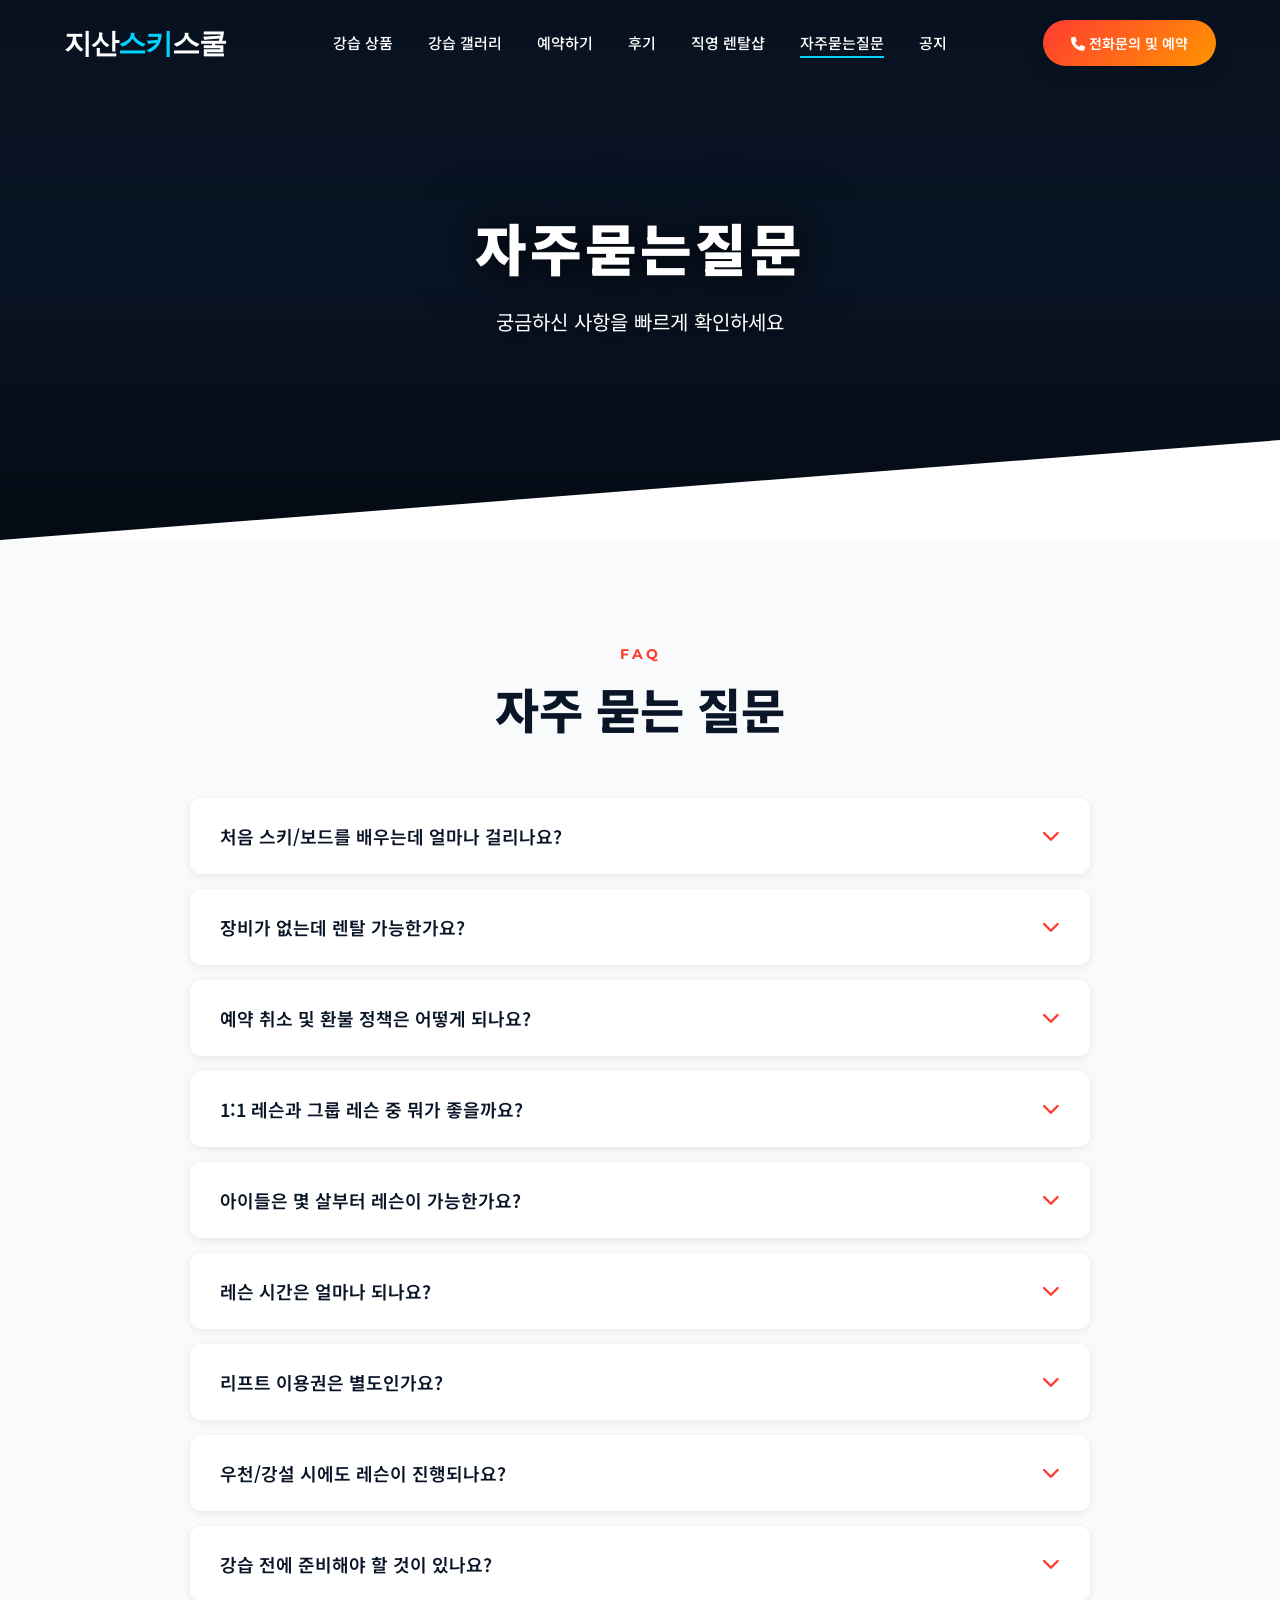
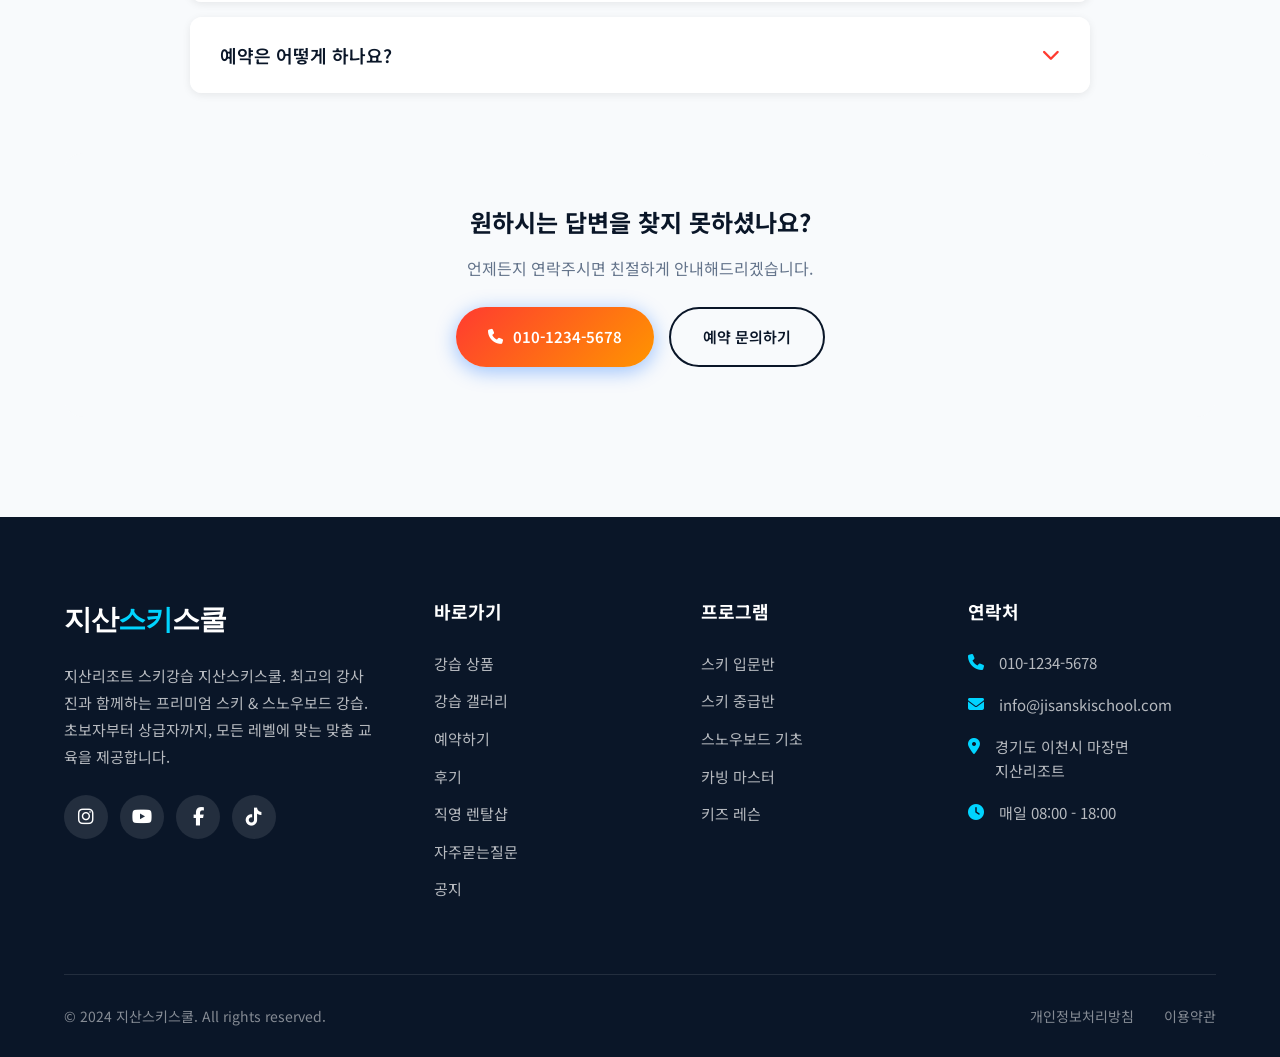
<file: faq.html>
<!DOCTYPE html>
<html lang="ko">
<head>
    <meta charset="UTF-8">
    <meta name="viewport" content="width=device-width, initial-scale=1.0">
    <title>자주묻는질문 - 지산리조트 스키강습 지산스키스쿨</title>
    <link rel="stylesheet" href="css/style.css">
    <link href="https://fonts.googleapis.com/css2?family=Montserrat:wght@300;400;600;700;800;900&family=Noto+Sans+KR:wght@300;400;500;700;900&display=swap" rel="stylesheet">
    <link rel="stylesheet" href="https://cdnjs.cloudflare.com/ajax/libs/font-awesome/6.4.0/css/all.min.css">
</head>
<body>
    <!-- Navigation -->
    <nav class="navbar scrolled">
        <div class="nav-container">
            <a href="index.html" class="logo">
                <span class="logo-text">지산<span class="accent">스키</span>스쿨</span>
            </a>
            <ul class="nav-menu">
                <li><a href="programs.html" class="nav-link">강습 상품</a></li>
                <li><a href="gallery.html" class="nav-link">강습 갤러리</a></li>
                <li><a href="booking.html" class="nav-link">예약하기</a></li>
                <li><a href="reviews.html" class="nav-link">후기</a></li>
                <li><a href="rental.html" class="nav-link">직영 렌탈샵</a></li>
                <li><a href="faq.html" class="nav-link active">자주묻는질문</a></li>
                <li><a href="notice.html" class="nav-link">공지</a></li>
            </ul>
            <a href="tel:010-1234-5678" class="nav-cta"><i class="fas fa-phone"></i> 전화문의 및 예약</a>
            <div class="hamburger">
                <span></span>
                <span></span>
                <span></span>
            </div>
        </div>
    </nav>

    <!-- Sub Hero Section -->
    <section class="sub-hero">
        <div class="sub-hero-bg speedy" style="background-image: url('https://images.unsplash.com/photo-1520443240718-fce21901db79?w=1600');"></div>
        <div class="sub-hero-content">
            <h1>자주묻는질문</h1>
            <p>궁금하신 사항을 빠르게 확인하세요</p>
        </div>
        <div class="diagonal-bottom"></div>
    </section>

    <!-- FAQ Section -->
    <section class="faq-section">
        <div class="container">
            <div class="section-header">
                <span class="section-tag">FAQ</span>
                <h2 class="section-title">자주 묻는 질문</h2>
            </div>

            <div class="faq-container">
                <!-- FAQ 1 -->
                <div class="faq-item">
                    <button class="faq-question">
                        <span>처음 스키/보드를 배우는데 얼마나 걸리나요?</span>
                        <i class="fas fa-chevron-down"></i>
                    </button>
                    <div class="faq-answer">
                        <p>개인차가 있지만, 대부분의 초보자분들이 2시간 레슨 후 기초적인 활주와 정지가 가능해지며,
                        2~3일 정도면 초급 슬로프에서 자유롭게 탈 수 있게 됩니다. 스노우보드는 스키보다 약간 더 시간이 필요할 수 있으나,
                        저희 체계적인 커리큘럼을 통해 빠르게 습득하실 수 있습니다.</p>
                    </div>
                </div>

                <!-- FAQ 2 -->
                <div class="faq-item">
                    <button class="faq-question">
                        <span>장비가 없는데 렌탈 가능한가요?</span>
                        <i class="fas fa-chevron-down"></i>
                    </button>
                    <div class="faq-answer">
                        <p>네, 물론입니다! 직영 렌탈샵에서 스키/스노우보드 풀세트, 스키복, 헬멧, 고글 등 모든 장비를 대여하실 수 있습니다.
                        강습 예약 시 함께 신청하시면 20% 할인 혜택과 함께 고글/헬멧 무료 대여 서비스를 받으실 수 있습니다.
                        자세한 내용은 <a href="rental.html" style="color: var(--primary);">렌탈샵 페이지</a>를 참고해주세요.</p>
                    </div>
                </div>

                <!-- FAQ 3 -->
                <div class="faq-item">
                    <button class="faq-question">
                        <span>예약 취소 및 환불 정책은 어떻게 되나요?</span>
                        <i class="fas fa-chevron-down"></i>
                    </button>
                    <div class="faq-answer">
                        <p>• 레슨 3일 전: 100% 환불<br>
                        • 레슨 2일 전: 70% 환불<br>
                        • 레슨 1일 전: 50% 환불<br>
                        • 당일: 환불 불가<br><br>
                        기상악화(폭설, 강풍 등)로 리프트 운행이 중단되는 경우 100% 환불 또는 일정 변경이 가능합니다.
                        취소는 전화(010-1234-5678) 또는 카카오톡 채널로 연락주시면 됩니다.</p>
                    </div>
                </div>

                <!-- FAQ 4 -->
                <div class="faq-item">
                    <button class="faq-question">
                        <span>1:1 레슨과 그룹 레슨 중 뭐가 좋을까요?</span>
                        <i class="fas fa-chevron-down"></i>
                    </button>
                    <div class="faq-answer">
                        <p>목적에 따라 다릅니다:<br><br>
                        <strong>1:1 레슨:</strong> 빠른 실력 향상이 필요하거나, 개인의 약점을 집중적으로 교정받고 싶은 분,
                        자신만의 페이스로 배우고 싶은 분께 추천드립니다.<br><br>
                        <strong>그룹 레슨:</strong> 친구나 가족과 함께 즐겁게 배우고 싶은 분, 비용을 절약하고 싶은 분께 추천드립니다.
                        소수정예(최대 4명)로 진행되어 충분한 피드백을 받으실 수 있습니다.</p>
                    </div>
                </div>

                <!-- FAQ 5 -->
                <div class="faq-item">
                    <button class="faq-question">
                        <span>아이들은 몇 살부터 레슨이 가능한가요?</span>
                        <i class="fas fa-chevron-down"></i>
                    </button>
                    <div class="faq-answer">
                        <p>만 5세(6세)부터 키즈 레슨이 가능합니다. 키즈 전문 강사가 아이들의 눈높이에 맞춰 놀이처럼 재미있게 가르쳐드립니다.
                        아이들은 체력 소모가 빠르기 때문에 1~2시간 레슨을 권장드리며, 중간에 충분한 휴식 시간을 갖습니다.
                        보호장비(헬멧, 보호대)는 필수이며, 무료로 대여해드립니다.</p>
                    </div>
                </div>

                <!-- FAQ 6 -->
                <div class="faq-item">
                    <button class="faq-question">
                        <span>레슨 시간은 얼마나 되나요?</span>
                        <i class="fas fa-chevron-down"></i>
                    </button>
                    <div class="faq-answer">
                        <p>기본 레슨 시간은 2시간입니다. 더 집중적인 교육을 원하시면 3시간 또는 반일(4시간), 종일(6시간) 프로그램도
                        선택하실 수 있습니다. 초보자의 경우 처음에는 2시간 레슨으로 시작하시고, 체력과 집중력에 따라 연장하시는 것을 권장드립니다.
                        레슨 중간에 약 10분 정도의 휴식 시간이 포함되어 있습니다.</p>
                    </div>
                </div>

                <!-- FAQ 7 -->
                <div class="faq-item">
                    <button class="faq-question">
                        <span>리프트 이용권은 별도인가요?</span>
                        <i class="fas fa-chevron-down"></i>
                    </button>
                    <div class="faq-answer">
                        <p>네, 리프트 이용권(리프트 패스)은 레슨 비용에 포함되어 있지 않습니다.
                        스키장 매표소에서 별도로 구매하셔야 합니다. 다만, 초보자 레슨의 경우 처음에는 리프트를 타지 않고
                        연습용 슬로프(무빙워크)에서 진행되므로, 레슨 첫날에는 리프트권이 필요 없을 수 있습니다.
                        강사님과 상담 후 구매하시는 것을 권장드립니다.</p>
                    </div>
                </div>

                <!-- FAQ 8 -->
                <div class="faq-item">
                    <button class="faq-question">
                        <span>우천/강설 시에도 레슨이 진행되나요?</span>
                        <i class="fas fa-chevron-down"></i>
                    </button>
                    <div class="faq-answer">
                        <p>약한 눈이나 비는 오히려 슬로프 컨디션이 좋아지기 때문에 정상적으로 레슨이 진행됩니다.
                        다만, 폭설이나 강풍으로 인해 리프트 운행이 중단되거나 시야 확보가 어려운 경우에는
                        레슨이 취소되며, 이 경우 100% 환불 또는 일정 변경이 가능합니다.
                        기상 상황에 따른 레슨 진행 여부는 당일 오전 7시에 개별 연락드립니다.</p>
                    </div>
                </div>

                <!-- FAQ 9 -->
                <div class="faq-item">
                    <button class="faq-question">
                        <span>강습 전에 준비해야 할 것이 있나요?</span>
                        <i class="fas fa-chevron-down"></i>
                    </button>
                    <div class="faq-answer">
                        <p>• <strong>복장:</strong> 따뜻하고 움직이기 편한 옷 (히트텍, 긴소매 등 레이어링)<br>
                        • <strong>양말:</strong> 스키/보드용 긴 양말 (발목 위까지 오는 것)<br>
                        • <strong>장갑:</strong> 방수 장갑 (필수!)<br>
                        • <strong>선크림:</strong> 설면 반사로 자외선이 강합니다<br>
                        • <strong>넥워머/마스크:</strong> 얼굴 보호용<br><br>
                        스키복, 장비 등은 모두 렌탈 가능합니다. 식사와 음료 등은 스키장 내 편의시설에서 구매하실 수 있습니다.</p>
                    </div>
                </div>

                <!-- FAQ 10 -->
                <div class="faq-item">
                    <button class="faq-question">
                        <span>예약은 어떻게 하나요?</span>
                        <i class="fas fa-chevron-down"></i>
                    </button>
                    <div class="faq-answer">
                        <p>예약 방법은 크게 3가지입니다:<br><br>
                        1. <strong>온라인 예약:</strong> <a href="booking.html" style="color: var(--primary);">예약 페이지</a>에서 원하시는 프로그램, 날짜, 시간을 선택하여 예약<br>
                        2. <strong>전화 예약:</strong> 010-1234-5678 (매일 08:00~18:00)<br>
                        3. <strong>카카오톡:</strong> TOP SKI SCHOOLS 채널 추가 후 문의<br><br>
                        사전 예약을 권장드리며, 특히 주말/공휴일은 조기 마감될 수 있으니 최소 3일 전에 예약해주세요.</p>
                    </div>
                </div>
            </div>

            <!-- Contact CTA -->
            <div style="text-align: center; margin-top: 60px; padding: 50px; background: var(--light); border-radius: var(--radius-lg);">
                <h3 style="font-size: 24px; margin-bottom: 15px; color: var(--dark);">원하시는 답변을 찾지 못하셨나요?</h3>
                <p style="color: var(--gray); margin-bottom: 25px;">언제든지 연락주시면 친절하게 안내해드리겠습니다.</p>
                <div style="display: flex; gap: 15px; justify-content: center; flex-wrap: wrap;">
                    <a href="tel:010-1234-5678" class="btn btn-primary">
                        <i class="fas fa-phone"></i>
                        <span>010-1234-5678</span>
                    </a>
                    <a href="booking.html" class="btn btn-outline-dark">
                        <span>예약 문의하기</span>
                    </a>
                </div>
            </div>
        </div>
    </section>

    <!-- Footer -->
    <footer class="footer">
        <div class="container">
            <div class="footer-grid">
                <div class="footer-brand">
                    <a href="index.html" class="logo">
                        <span class="logo-text">지산<span class="accent">스키</span>스쿨</span>
                    </a>
                    <p>지산리조트 스키강습 지산스키스쿨. 최고의 강사진과 함께하는 프리미엄 스키 & 스노우보드 강습. 초보자부터 상급자까지, 모든 레벨에 맞는 맞춤 교육을 제공합니다.</p>
                    <div class="footer-social">
                        <a href="#"><i class="fab fa-instagram"></i></a>
                        <a href="#"><i class="fab fa-youtube"></i></a>
                        <a href="#"><i class="fab fa-facebook-f"></i></a>
                        <a href="#"><i class="fab fa-tiktok"></i></a>
                    </div>
                </div>
                <div class="footer-links">
                    <h4>바로가기</h4>
                    <ul>
                        <li><a href="programs.html">강습 상품</a></li>
                        <li><a href="gallery.html">강습 갤러리</a></li>
                        <li><a href="booking.html">예약하기</a></li>
                        <li><a href="reviews.html">후기</a></li>
                        <li><a href="rental.html">직영 렌탈샵</a></li>
                        <li><a href="faq.html">자주묻는질문</a></li>
                        <li><a href="notice.html">공지</a></li>
                    </ul>
                </div>
                <div class="footer-links">
                    <h4>프로그램</h4>
                    <ul>
                        <li><a href="programs.html">스키 입문반</a></li>
                        <li><a href="programs.html">스키 중급반</a></li>
                        <li><a href="programs.html">스노우보드 기초</a></li>
                        <li><a href="programs.html">카빙 마스터</a></li>
                        <li><a href="programs.html">키즈 레슨</a></li>
                    </ul>
                </div>
                <div class="footer-contact">
                    <h4>연락처</h4>
                    <ul>
                        <li>
                            <i class="fas fa-phone"></i>
                            <span>010-1234-5678</span>
                        </li>
                        <li>
                            <i class="fas fa-envelope"></i>
                            <span>info@jisanskischool.com</span>
                        </li>
                        <li>
                            <i class="fas fa-map-marker-alt"></i>
                            <span>경기도 이천시 마장면<br>지산리조트</span>
                        </li>
                        <li>
                            <i class="fas fa-clock"></i>
                            <span>매일 08:00 - 18:00</span>
                        </li>
                    </ul>
                </div>
            </div>
            <div class="footer-bottom">
                <p>&copy; 2024 지산스키스쿨. All rights reserved.</p>
                <div class="footer-bottom-links">
                    <a href="#">개인정보처리방침</a>
                    <a href="#">이용약관</a>
                </div>
            </div>
        </div>
    </footer>

    <script src="js/main.js"></script>
    <script>
        // FAQ Accordion
        document.querySelectorAll('.faq-question').forEach(question => {
            question.addEventListener('click', () => {
                const faqItem = question.parentElement;
                const isActive = faqItem.classList.contains('active');

                // Close all FAQ items
                document.querySelectorAll('.faq-item').forEach(item => {
                    item.classList.remove('active');
                });

                // Open clicked item if it wasn't active
                if (!isActive) {
                    faqItem.classList.add('active');
                }
            });
        });
    </script>
</body>
</html>
</file>
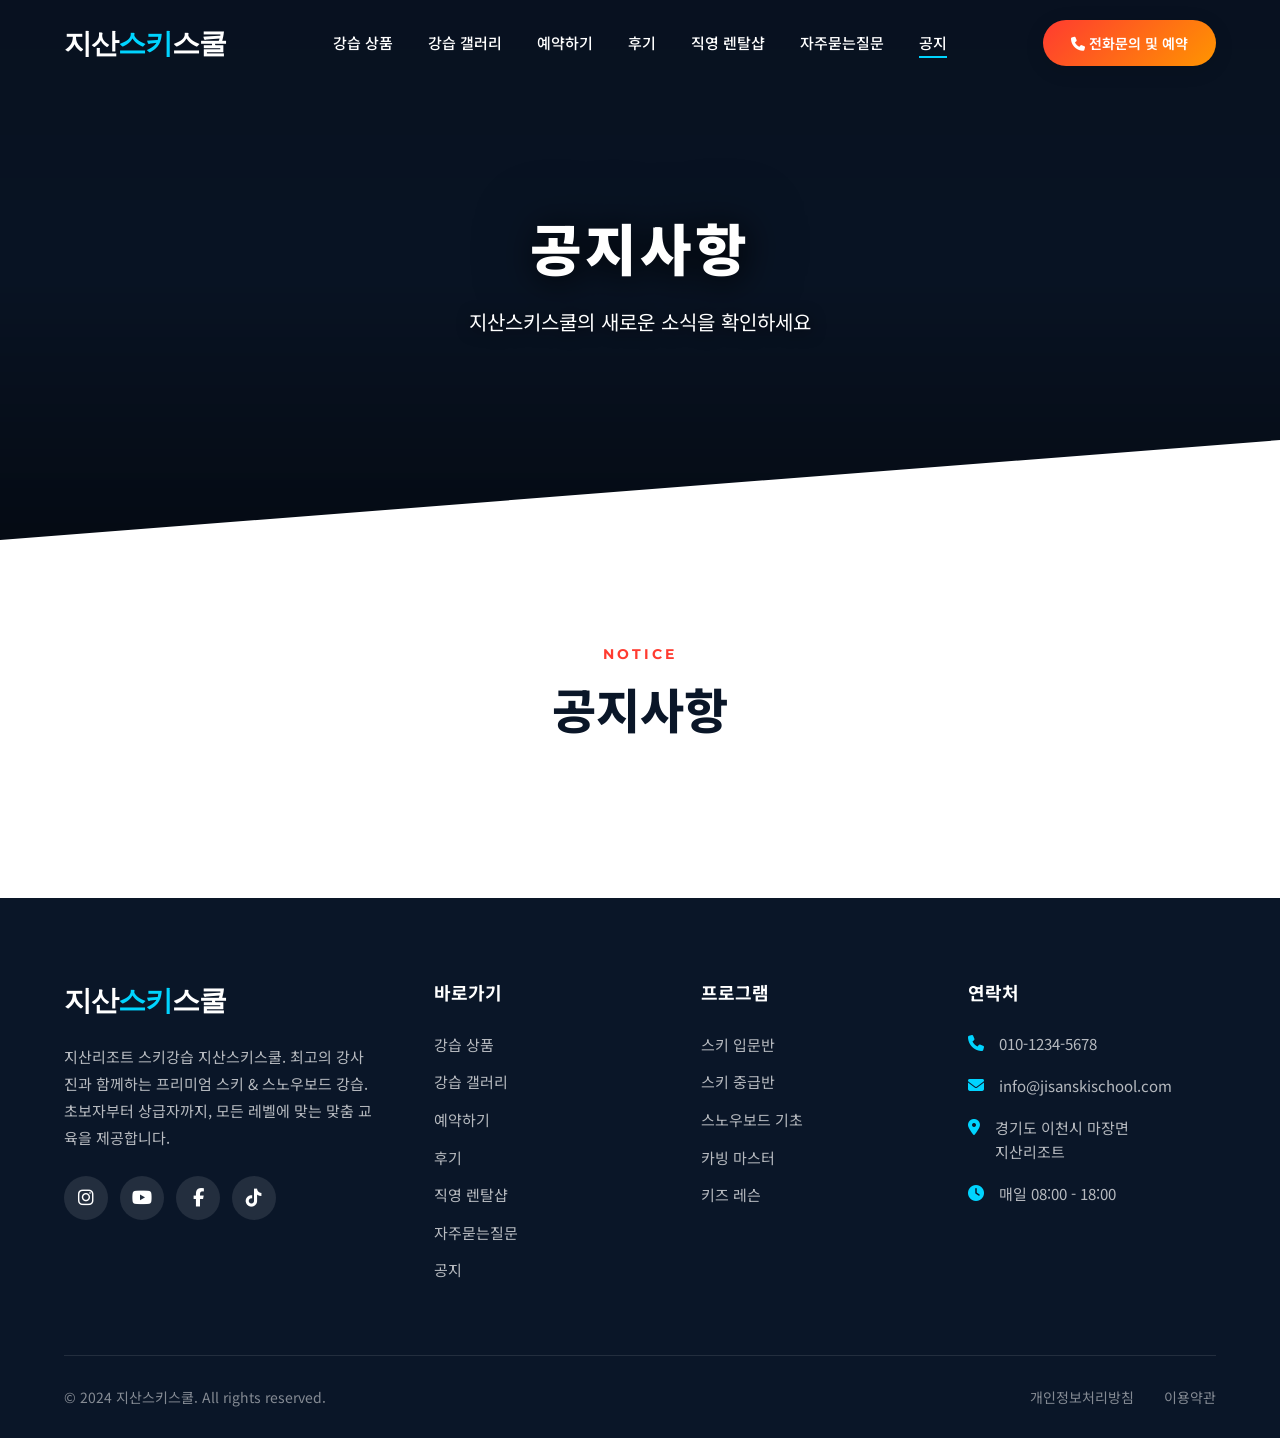
<file: notice.html>
<!DOCTYPE html>
<html lang="ko">
<head>
    <meta charset="UTF-8">
    <meta name="viewport" content="width=device-width, initial-scale=1.0">
    <title>공지사항 - 지산리조트 스키강습 지산스키스쿨</title>
    <link rel="stylesheet" href="css/style.css">
    <link href="https://fonts.googleapis.com/css2?family=Montserrat:wght@300;400;600;700;800;900&family=Noto+Sans+KR:wght@300;400;500;700;900&display=swap" rel="stylesheet">
    <link rel="stylesheet" href="https://cdnjs.cloudflare.com/ajax/libs/font-awesome/6.4.0/css/all.min.css">
</head>
<body>
    <!-- Navigation -->
    <nav class="navbar scrolled">
        <div class="nav-container">
            <a href="index.html" class="logo">
                <span class="logo-text">지산<span class="accent">스키</span>스쿨</span>
            </a>
            <ul class="nav-menu">
                <li><a href="programs.html" class="nav-link">강습 상품</a></li>
                <li><a href="gallery.html" class="nav-link">강습 갤러리</a></li>
                <li><a href="booking.html" class="nav-link">예약하기</a></li>
                <li><a href="reviews.html" class="nav-link">후기</a></li>
                <li><a href="rental.html" class="nav-link">직영 렌탈샵</a></li>
                <li><a href="faq.html" class="nav-link">자주묻는질문</a></li>
                <li><a href="notice.html" class="nav-link active">공지</a></li>
            </ul>
            <a href="tel:010-1234-5678" class="nav-cta"><i class="fas fa-phone"></i> 전화문의 및 예약</a>
            <div class="hamburger">
                <span></span>
                <span></span>
                <span></span>
            </div>
        </div>
    </nav>

    <!-- Sub Hero Section -->
    <section class="sub-hero">
        <div class="sub-hero-bg speedy" style="background-image: url('https://images.unsplash.com/photo-1551698618-1dfe5d97d256?w=1600');"></div>
        <div class="sub-hero-content">
            <h1>공지사항</h1>
            <p>지산스키스쿨의 새로운 소식을 확인하세요</p>
        </div>
        <div class="diagonal-bottom"></div>
    </section>

    <!-- Notice Section -->
    <section class="notice-section">
        <div class="container">
            <div class="section-header">
                <span class="section-tag">NOTICE</span>
                <h2 class="section-title">공지사항</h2>
            </div>

            <div class="notice-list">
                <!-- 공지사항이 추가될 영역입니다 -->
            </div>
        </div>
    </section>

    <!-- Footer -->
    <footer class="footer">
        <div class="container">
            <div class="footer-grid">
                <div class="footer-brand">
                    <a href="index.html" class="logo">
                        <span class="logo-text">지산<span class="accent">스키</span>스쿨</span>
                    </a>
                    <p>지산리조트 스키강습 지산스키스쿨. 최고의 강사진과 함께하는 프리미엄 스키 & 스노우보드 강습. 초보자부터 상급자까지, 모든 레벨에 맞는 맞춤 교육을 제공합니다.</p>
                    <div class="footer-social">
                        <a href="#"><i class="fab fa-instagram"></i></a>
                        <a href="#"><i class="fab fa-youtube"></i></a>
                        <a href="#"><i class="fab fa-facebook-f"></i></a>
                        <a href="#"><i class="fab fa-tiktok"></i></a>
                    </div>
                </div>
                <div class="footer-links">
                    <h4>바로가기</h4>
                    <ul>
                        <li><a href="programs.html">강습 상품</a></li>
                        <li><a href="gallery.html">강습 갤러리</a></li>
                        <li><a href="booking.html">예약하기</a></li>
                        <li><a href="reviews.html">후기</a></li>
                        <li><a href="rental.html">직영 렌탈샵</a></li>
                        <li><a href="faq.html">자주묻는질문</a></li>
                        <li><a href="notice.html">공지</a></li>
                    </ul>
                </div>
                <div class="footer-links">
                    <h4>프로그램</h4>
                    <ul>
                        <li><a href="programs.html">스키 입문반</a></li>
                        <li><a href="programs.html">스키 중급반</a></li>
                        <li><a href="programs.html">스노우보드 기초</a></li>
                        <li><a href="programs.html">카빙 마스터</a></li>
                        <li><a href="programs.html">키즈 레슨</a></li>
                    </ul>
                </div>
                <div class="footer-contact">
                    <h4>연락처</h4>
                    <ul>
                        <li>
                            <i class="fas fa-phone"></i>
                            <span>010-1234-5678</span>
                        </li>
                        <li>
                            <i class="fas fa-envelope"></i>
                            <span>info@jisanskischool.com</span>
                        </li>
                        <li>
                            <i class="fas fa-map-marker-alt"></i>
                            <span>경기도 이천시 마장면<br>지산리조트</span>
                        </li>
                        <li>
                            <i class="fas fa-clock"></i>
                            <span>매일 08:00 - 18:00</span>
                        </li>
                    </ul>
                </div>
            </div>
            <div class="footer-bottom">
                <p>&copy; 2024 지산스키스쿨. All rights reserved.</p>
                <div class="footer-bottom-links">
                    <a href="#">개인정보처리방침</a>
                    <a href="#">이용약관</a>
                </div>
            </div>
        </div>
    </footer>

    <script src="js/main.js"></script>
</body>
</html>
</file>
<file: css/style.css>
/* ============================================
   TOP SKI SCHOOLS - Main Stylesheet
   Modern, Dynamic, Responsive Design
   ============================================ */

/* CSS Variables - Bold & Dynamic Colors */
:root {
    /* Colors */
    --primary: #FF3B30;
    --primary-dark: #CC2F26;
    --secondary: #FF9500;
    --accent: #00D4FF;
    --accent-green: #34C759;
    --dark: #0A1628;
    --dark-light: #1A2A42;
    --light: #F8FAFC;
    --gray: #64748B;
    --gray-light: #E2E8F0;
    --white: #FFFFFF;
    --black: #000000;
    --gold: #FFD700;

    /* Gradients */
    --gradient-primary: linear-gradient(135deg, #FF3B30 0%, #FF9500 100%);
    --gradient-fire: linear-gradient(135deg, #FF3B30 0%, #FF6B00 50%, #FFD60A 100%);
    --gradient-dark: linear-gradient(135deg, var(--dark) 0%, var(--dark-light) 100%);
    --gradient-hero: linear-gradient(to bottom, rgba(0,0,0,0.3) 0%, rgba(0,0,0,0.1) 50%, rgba(0,0,0,0.4) 100%);
    --gradient-cool: linear-gradient(135deg, #667eea 0%, #764ba2 100%);

    /* Shadows */
    --shadow-sm: 0 2px 8px rgba(0,0,0,0.08);
    --shadow-md: 0 4px 20px rgba(0,0,0,0.12);
    --shadow-lg: 0 8px 40px rgba(0,0,0,0.16);
    --shadow-xl: 0 20px 60px rgba(0,0,0,0.2);

    /* Border Radius */
    --radius-xs: 4px;
    --radius-sm: 8px;
    --radius-md: 12px;
    --radius-lg: 20px;
    --radius-xl: 30px;
    --radius-full: 50%;

    /* Font Sizes */
    --text-xs: 12px;
    --text-sm: 14px;
    --text-base: 15px;
    --text-md: 16px;
    --text-lg: 18px;
    --text-xl: 20px;
    --text-2xl: 24px;
    --text-3xl: 28px;
    --text-4xl: 32px;
    --text-5xl: 48px;
    --text-6xl: 56px;

    /* Font Weights */
    --font-light: 300;
    --font-normal: 400;
    --font-medium: 500;
    --font-semibold: 600;
    --font-bold: 700;
    --font-extrabold: 800;
    --font-black: 900;

    /* Transitions */
    --transition: all 0.3s cubic-bezier(0.4, 0, 0.2, 1);
    --transition-slow: all 0.6s cubic-bezier(0.4, 0, 0.2, 1);

    /* Text Shadows */
    --text-shadow-sm: 1px 1px 4px rgba(0,0,0,0.6), 0 0 15px rgba(0,0,0,0.4);
    --text-shadow-md: 1px 2px 10px rgba(0,0,0,0.5);
    --text-shadow-lg: 2px 2px 8px rgba(0,0,0,0.7), 0 0 40px rgba(0,0,0,0.5);
    --text-shadow-xl: 2px 4px 20px rgba(0,0,0,0.5);
    --text-shadow-2xl: 2px 4px 30px rgba(0,0,0,0.8), 0 0 60px rgba(0,0,0,0.5);
    --text-shadow-hero: 1px 2px 15px rgba(0,0,0,0.8);
    --text-shadow-glow: 0 0 5px rgba(255,255,255,0.8);

    /* Background Colors with Opacity */
    --bg-white-95: rgba(255,255,255,0.95);
    --bg-white-90: rgba(255,255,255,0.9);
    --bg-white-80: rgba(255,255,255,0.8);
    --bg-white-70: rgba(255,255,255,0.7);
    --bg-white-50: rgba(255,255,255,0.5);
    --bg-white-20: rgba(255,255,255,0.2);
    --bg-white-10: rgba(255,255,255,0.1);
    --bg-white-05: rgba(255,255,255,0.05);
    --bg-black-70: rgba(0,0,0,0.7);
    --bg-black-50: rgba(0,0,0,0.5);
    --bg-black-40: rgba(0,0,0,0.4);
    --bg-black-30: rgba(0,0,0,0.3);
    --bg-black-20: rgba(0,0,0,0.2);
    --bg-black-10: rgba(0,0,0,0.1);

    /* Layout */
    --max-width: 1500px;
    --container-padding: 5%;
}

/* Reset & Base */
*, *::before, *::after {
    margin: 0;
    padding: 0;
    box-sizing: border-box;
}

html {
    scroll-behavior: smooth;
    font-size: 16px;
}

body {
    font-family: 'Noto Sans KR', 'Montserrat', sans-serif;
    background: var(--white);
    color: var(--dark);
    line-height: 1.6;
    overflow-x: hidden;
}

a {
    text-decoration: none;
    color: inherit;
    transition: var(--transition);
}

ul {
    list-style: none;
}

img {
    max-width: 100%;
    height: auto;
    display: block;
}

/* Container */
.container {
    max-width: var(--max-width);
    margin: 0 auto;
    padding: 0 var(--container-padding);
}

/* ============================================
   Preloader
   ============================================ */
.preloader {
    position: fixed;
    top: 0;
    left: 0;
    width: 100%;
    height: 100%;
    background: var(--gradient-dark);
    display: flex;
    align-items: center;
    justify-content: center;
    z-index: 10000;
    transition: opacity 0.5s, visibility 0.5s;
}

.preloader.hidden {
    opacity: 0;
    visibility: hidden;
}

.loader {
    display: flex;
    flex-direction: column;
    align-items: center;
    gap: 20px;
}

.loader .ski-icon {
    font-size: 60px;
    animation: bounce 1s ease-in-out infinite;
}

.loader span {
    color: var(--white);
    font-weight: 700;
    letter-spacing: 8px;
    font-size: 14px;
}

@keyframes bounce {
    0%, 100% { transform: translateY(0); }
    50% { transform: translateY(-20px); }
}

/* ============================================
   Navigation
   ============================================ */
.navbar {
    position: fixed;
    top: 0;
    left: 0;
    width: 100%;
    z-index: 1000;
    padding: 20px 0;
    transition: var(--transition);
}

.navbar.scrolled {
    background: var(--bg-white-95);
    padding: 15px 0;
    box-shadow: var(--shadow-md);
}

.navbar.scrolled .logo-text,
.navbar.scrolled .nav-link {
    color: var(--dark);
}

.navbar.scrolled .hamburger span {
    background: var(--dark);
}

.nav-container {
    max-width: var(--max-width);
    margin: 0 auto;
    padding: 0 var(--container-padding);
    display: flex;
    align-items: center;
    justify-content: space-between;
    position: relative;
}

/* Centered Menu */
.nav-menu {
    position: absolute;
    left: 50%;
    transform: translateX(-50%);
}

.logo-text {
    font-family: 'Montserrat', sans-serif;
    font-size: var(--text-3xl);
    font-weight: var(--font-black);
    color: var(--white);
    letter-spacing: -1px;
}

.logo-text .accent {
    color: var(--accent);
}

.nav-menu {
    display: flex;
    align-items: center;
    gap: 35px;
}

.nav-link {
    font-size: var(--text-base);
    font-weight: var(--font-medium);
    color: var(--white);
    position: relative;
    padding: 5px 0;
}

.nav-link::after {
    content: '';
    position: absolute;
    bottom: 0;
    left: 0;
    width: 0;
    height: 2px;
    background: var(--accent);
    transition: var(--transition);
}

.nav-link:hover::after,
.nav-link.active::after {
    width: 100%;
}

.nav-cta {
    background: var(--gradient-primary);
    color: var(--white);
    padding: 12px 28px;
    border-radius: var(--radius-xl);
    font-weight: var(--font-semibold);
    font-size: var(--text-sm);
    box-shadow: var(--shadow-md);
    transition: var(--transition);
}

.nav-cta:hover {
    transform: translateY(-2px);
    box-shadow: var(--shadow-lg);
}

.hamburger {
    display: none;
    flex-direction: column;
    gap: 6px;
    cursor: pointer;
    padding: 10px;
}

.hamburger span {
    width: 28px;
    height: 2px;
    background: var(--white);
    transition: var(--transition);
}

.hamburger.active span:nth-child(1) {
    transform: rotate(45deg) translate(6px, 6px);
}

.hamburger.active span:nth-child(2) {
    opacity: 0;
}

.hamburger.active span:nth-child(3) {
    transform: rotate(-45deg) translate(6px, -6px);
}

/* ============================================
   Hero Section
   ============================================ */
.hero {
    position: relative;
    min-height: 100vh;
    display: flex;
    align-items: center;
    overflow: hidden;
}

.hero-bg {
    position: absolute;
    top: 0;
    left: 0;
    width: 100%;
    height: 100%;
    z-index: -1;
}

.hero-video,
.hero-image {
    width: 100%;
    height: 100%;
    object-fit: cover;
}

.hero-overlay {
    position: absolute;
    top: 0;
    left: 0;
    width: 100%;
    height: 100%;
    background: linear-gradient(135deg, rgba(0,0,0,0.65) 0%, rgba(0,0,0,0.45) 50%, rgba(0,0,0,0.7) 100%);
    z-index: 1;
}

/* Speedy Motion Effect for Hero */
.hero-bg.speedy {
    animation: speedyZoom 20s ease-in-out infinite alternate;
}

.hero-bg.speedy .hero-image {
    width: 120%;
    height: 120%;
    object-fit: cover;
    animation: speedyPan 15s ease-in-out infinite alternate;
}

@keyframes speedyZoom {
    0% {
        transform: scale(1);
    }
    100% {
        transform: scale(1.1);
    }
}

@keyframes speedyPan {
    0% {
        transform: translateX(-5%) translateY(-5%);
    }
    50% {
        transform: translateX(0%) translateY(0%);
    }
    100% {
        transform: translateX(-5%) translateY(-5%);
    }
}

/* Motion Blur Effect */
.motion-lines {
    position: absolute;
    top: 0;
    left: 0;
    width: 100%;
    height: 100%;
    pointer-events: none;
    z-index: 1;
    overflow: hidden;
}

.motion-line {
    position: absolute;
    width: 200%;
    height: 2px;
    background: linear-gradient(90deg, transparent 0%, rgba(255,255,255,0.6) 50%, transparent 100%);
    animation: motionLine 0.8s linear infinite;
    opacity: 0;
}

.motion-line:nth-child(1) { top: 20%; animation-delay: 0s; }
.motion-line:nth-child(2) { top: 35%; animation-delay: 0.2s; }
.motion-line:nth-child(3) { top: 50%; animation-delay: 0.4s; }
.motion-line:nth-child(4) { top: 65%; animation-delay: 0.1s; }
.motion-line:nth-child(5) { top: 80%; animation-delay: 0.3s; }

@keyframes motionLine {
    0% {
        transform: translateX(-100%);
        opacity: 0;
    }
    10% {
        opacity: 0.8;
    }
    90% {
        opacity: 0.8;
    }
    100% {
        transform: translateX(50%);
        opacity: 0;
    }
}

.hero-content {
    max-width: var(--max-width);
    margin: 0 auto;
    padding: 0 var(--container-padding);
    padding-top: 100px;
    display: flex;
    align-items: center;
    justify-content: space-between;
    width: 100%;
}

.hero-text {
    max-width: 700px;
}

.hero-subtitle {
    display: inline-block;
    color: var(--accent);
    font-family: 'Montserrat', sans-serif;
    font-size: var(--text-sm);
    font-weight: var(--font-bold);
    letter-spacing: 4px;
    margin-bottom: 20px;
    text-shadow: var(--text-shadow-sm);
}

.hero-title {
    color: var(--white);
    font-size: clamp(40px, 8vw, 80px);
    font-weight: var(--font-black);
    line-height: 1.1;
    margin-bottom: 25px;
    text-shadow: var(--text-shadow-lg);
}

.hero-title .line {
    display: block;
}

.hero-desc {
    color: var(--bg-white-90);
    font-size: var(--text-lg);
    line-height: 1.8;
    margin-bottom: 40px;
    text-shadow: var(--text-shadow-sm);
}

.hero-btns {
    display: flex;
    gap: 20px;
    flex-wrap: wrap;
}

.hero-stats {
    display: flex;
    flex-direction: column;
    gap: 40px;
    padding: 40px;
    background: var(--bg-white-10);
    backdrop-filter: blur(10px);
    border-radius: var(--radius-lg);
    border: 1px solid var(--bg-white-20);
}

.stat-item {
    text-align: center;
    color: var(--white);
}

.stat-number {
    display: block;
    font-family: 'Montserrat', sans-serif;
    font-size: var(--text-5xl);
    font-weight: var(--font-extrabold);
    color: var(--accent);
    line-height: 1;
}

.stat-label {
    font-size: var(--text-sm);
    opacity: 0.8;
    margin-top: 5px;
}

.scroll-indicator {
    position: absolute;
    bottom: 40px;
    left: 50%;
    transform: translateX(-50%);
    display: flex;
    flex-direction: column;
    align-items: center;
    gap: 10px;
    color: var(--white);
    font-size: var(--text-xs);
    opacity: 0.7;
}

.mouse {
    width: 26px;
    height: 40px;
    border: 2px solid var(--bg-white-50);
    border-radius: var(--radius-lg);
    position: relative;
}

.wheel {
    width: 4px;
    height: 8px;
    background: var(--white);
    border-radius: 2px;
    position: absolute;
    top: 8px;
    left: 50%;
    transform: translateX(-50%);
    animation: scroll 2s infinite;
}

@keyframes scroll {
    0% { opacity: 1; transform: translateX(-50%) translateY(0); }
    100% { opacity: 0; transform: translateX(-50%) translateY(15px); }
}

@keyframes fadeInUp {
    to { opacity: 0.7; }
}

/* Diagonal Elements */
.diagonal-bottom {
    position: absolute;
    bottom: -1px;
    left: 0;
    width: 100%;
    height: 150px;
    background: var(--white);
    clip-path: polygon(0 100%, 100% 100%, 100% 0);
}

.diagonal-top {
    position: absolute;
    top: -1px;
    left: 0;
    width: 100%;
    height: 150px;
    background: var(--white);
    clip-path: polygon(0 0, 100% 100%, 0 100%);
}

.diagonal-section {
    position: absolute;
    bottom: -80px;
    left: 0;
    width: 100%;
    height: 160px;
    background: inherit;
    transform: skewY(-3deg);
    z-index: 1;
}

.diagonal-section.reverse {
    transform: skewY(3deg);
}

/* ============================================
   Buttons
   ============================================ */
.btn {
    display: inline-flex;
    align-items: center;
    gap: 10px;
    padding: 16px 32px;
    border-radius: var(--radius-xl);
    font-weight: var(--font-semibold);
    font-size: var(--text-base);
    cursor: pointer;
    transition: var(--transition);
    border: none;
    outline: none;
}

.btn-primary {
    background: var(--gradient-primary);
    color: var(--white);
    box-shadow: 0 4px 20px rgba(0,102,255,0.4);
}

.btn-primary:hover {
    transform: translateY(-3px);
    box-shadow: 0 8px 30px rgba(0,102,255,0.5);
}

.btn-primary i {
    transition: var(--transition);
}

.btn-primary:hover i {
    transform: translateX(5px);
}

.btn-outline {
    background: transparent;
    color: var(--white);
    border: 2px solid var(--bg-white-50);
}

.btn-outline:hover {
    background: var(--white);
    color: var(--dark);
    border-color: var(--white);
}

.btn-outline-dark {
    background: transparent;
    color: var(--dark);
    border: 2px solid var(--dark);
}

.btn-outline-dark:hover {
    background: var(--dark);
    color: var(--white);
}

.btn-outline-white {
    background: transparent;
    color: var(--white);
    border: 2px solid var(--white);
}

.btn-outline-white:hover {
    background: var(--white);
    color: var(--dark);
}

.btn-white {
    background: var(--white);
    color: var(--primary);
    box-shadow: var(--shadow-lg);
}

.btn-white:hover {
    transform: translateY(-3px);
    box-shadow: var(--shadow-xl);
}

.btn-large {
    padding: 20px 40px;
    font-size: var(--text-md);
}

.btn-small {
    padding: 10px 20px;
    font-size: var(--text-sm);
}

/* ============================================
   Section Styles
   ============================================ */
section {
    position: relative;
    padding: 120px 0;
    overflow: hidden;
}

.section-header {
    text-align: center;
    margin-bottom: 60px;
}

.section-header.light .section-title {
    color: var(--white);
}

.section-header.light .section-tag {
    color: var(--accent);
}

.section-tag {
    display: inline-block;
    font-family: 'Montserrat', sans-serif;
    font-size: var(--text-sm);
    font-weight: var(--font-bold);
    letter-spacing: 3px;
    color: var(--primary);
    margin-bottom: 15px;
}

.section-title {
    font-size: clamp(var(--text-4xl), 5vw, var(--text-5xl));
    font-weight: var(--font-extrabold);
    color: var(--dark);
    line-height: 1.2;
}

/* ============================================
   Features Section
   ============================================ */
.features {
    background: var(--light);
    padding-bottom: 180px;
}

.features-grid {
    display: grid;
    grid-template-columns: repeat(4, 1fr);
    gap: 30px;
}

.feature-card {
    background: var(--white);
    padding: 40px 30px;
    border-radius: var(--radius-lg);
    text-align: center;
    box-shadow: var(--shadow-sm);
    transition: var(--transition);
    position: relative;
    overflow: hidden;
}

.feature-card::before {
    content: '';
    position: absolute;
    top: 0;
    left: 0;
    width: 100%;
    height: 4px;
    background: var(--gradient-primary);
    transform: scaleX(0);
    transition: var(--transition);
}

.feature-card:hover {
    transform: translateY(-10px);
    box-shadow: var(--shadow-lg);
}

.feature-card:hover::before {
    transform: scaleX(1);
}

.feature-icon {
    width: 80px;
    height: 80px;
    margin: 0 auto 25px;
    background: var(--gradient-primary);
    border-radius: var(--radius-full);
    display: flex;
    align-items: center;
    justify-content: center;
    font-size: var(--text-4xl);
    color: var(--white);
}

.feature-card h3 {
    font-size: var(--text-xl);
    font-weight: var(--font-bold);
    margin-bottom: 15px;
    color: var(--dark);
}

.feature-card p {
    font-size: var(--text-base);
    color: var(--gray);
    line-height: 1.7;
}

/* ============================================
   Programs Preview
   ============================================ */
.programs-preview {
    padding-top: 80px;
}

.programs-showcase {
    display: grid;
    grid-template-columns: 1.2fr 1fr;
    gap: 30px;
    margin-bottom: 50px;
}

.program-card {
    background: var(--white);
    border-radius: var(--radius-lg);
    overflow: hidden;
    box-shadow: var(--shadow-md);
    transition: var(--transition);
}

.program-card:hover {
    transform: translateY(-10px);
    box-shadow: var(--shadow-xl);
}

.program-card.large .program-image {
    height: 350px;
}

.program-image {
    position: relative;
    height: 200px;
    overflow: hidden;
}

.program-image img {
    width: 100%;
    height: 100%;
    object-fit: cover;
    transition: var(--transition-slow);
}

.program-card:hover .program-image img {
    transform: scale(1.1);
}

.program-overlay {
    position: absolute;
    top: 20px;
    left: 20px;
}

.program-tag {
    background: var(--secondary);
    color: var(--white);
    padding: 6px 14px;
    border-radius: var(--radius-sm);
    font-size: var(--text-xs);
    font-weight: var(--font-bold);
}

.program-content {
    padding: 30px;
}

.program-content h3 {
    font-size: var(--text-2xl);
    font-weight: var(--font-bold);
    margin-bottom: 10px;
    color: var(--dark);
}

.program-card.large .program-content h3 {
    font-size: var(--text-3xl);
}

.program-content p {
    color: var(--gray);
    margin-bottom: 20px;
    line-height: 1.6;
}

.program-meta {
    display: flex;
    gap: 20px;
    margin-bottom: 20px;
    color: var(--gray);
    font-size: var(--text-sm);
}

.program-meta i {
    color: var(--primary);
    margin-right: 5px;
}

.program-stack {
    display: flex;
    flex-direction: column;
    gap: 30px;
}

.link-arrow {
    color: var(--primary);
    font-weight: var(--font-semibold);
    font-size: var(--text-sm);
}

.link-arrow:hover {
    color: var(--primary-dark);
}

.programs-cta {
    text-align: center;
}

/* ============================================
   Parallax Banner
   ============================================ */
.parallax-banner {
    position: relative;
    min-height: 500px;
    display: flex;
    align-items: center;
    justify-content: center;
    text-align: center;
    background: url('https://images.unsplash.com/photo-1551524559-8af4e6624178?w=1920') center/cover fixed;
    padding: 150px 0;
    overflow: hidden;
}

.parallax-banner::before {
    content: '';
    position: absolute;
    top: 0;
    left: 0;
    width: 100%;
    height: 100%;
    background: linear-gradient(to bottom, rgba(0,0,0,0.2) 0%, rgba(0,0,0,0.4) 100%);
    z-index: 1;
}

.parallax-content {
    position: relative;
    z-index: 2;
}

.parallax-content h2 {
    font-size: clamp(var(--text-3xl), 5vw, var(--text-5xl));
    font-weight: var(--font-extrabold);
    color: var(--white);
    margin-bottom: 20px;
    text-shadow: var(--text-shadow-xl);
}

.parallax-content p {
    font-size: var(--text-xl);
    color: var(--white);
    margin-bottom: 40px;
    text-shadow: var(--text-shadow-md);
}

.parallax-content strong {
    color: var(--accent);
}

.parallax-banner .diagonal-top {
    position: absolute;
    top: -1px;
    left: 0;
    width: 100%;
    height: 100px;
    background: var(--white);
    clip-path: polygon(0 0, 100% 0, 0 100%);
    z-index: 5;
}

.parallax-banner .diagonal-bottom {
    position: absolute;
    bottom: -1px;
    left: 0;
    width: 100%;
    height: 100px;
    background: var(--white);
    clip-path: polygon(100% 0, 100% 100%, 0 100%);
    z-index: 5;
}

/* ============================================
   Instructors Preview
   ============================================ */
.instructors-preview {
    background: var(--white);
}

.instructors-slider {
    display: grid;
    grid-template-columns: repeat(4, 1fr);
    gap: 30px;
    margin-bottom: 50px;
}

.instructor-card {
    background: var(--white);
    border-radius: var(--radius-lg);
    overflow: hidden;
    box-shadow: var(--shadow-md);
    transition: var(--transition);
}

.instructor-card:hover {
    transform: translateY(-10px);
    box-shadow: var(--shadow-xl);
}

.instructor-image {
    position: relative;
    height: 280px;
    overflow: hidden;
}

.instructor-image img {
    width: 100%;
    height: 100%;
    object-fit: cover;
    transition: var(--transition-slow);
}

.instructor-card:hover .instructor-image img {
    transform: scale(1.1);
}

.instructor-social {
    position: absolute;
    bottom: -50px;
    left: 50%;
    transform: translateX(-50%);
    display: flex;
    gap: 10px;
    transition: var(--transition);
}

.instructor-card:hover .instructor-social {
    bottom: 20px;
}

.instructor-social a {
    width: 40px;
    height: 40px;
    background: var(--white);
    border-radius: var(--radius-full);
    display: flex;
    align-items: center;
    justify-content: center;
    color: var(--dark);
    font-size: var(--text-md);
    box-shadow: var(--shadow-md);
}

.instructor-social a:hover {
    background: var(--primary);
    color: var(--white);
}

.instructor-info {
    padding: 25px;
    text-align: center;
}

.instructor-info h4 {
    font-size: var(--text-xl);
    font-weight: var(--font-bold);
    margin-bottom: 5px;
    color: var(--dark);
}

.instructor-title {
    display: block;
    color: var(--primary);
    font-size: var(--text-sm);
    font-weight: var(--font-semibold);
    margin-bottom: 10px;
}

.instructor-info p {
    color: var(--gray);
    font-size: var(--text-sm);
}

.instructors-cta {
    text-align: center;
}

/* ============================================
   Testimonials
   ============================================ */
.testimonials {
    background: var(--gradient-dark);
    padding-bottom: 180px;
}

.testimonials-grid {
    display: grid;
    grid-template-columns: repeat(3, 1fr);
    gap: 30px;
}

.testimonial-card {
    background: var(--bg-white-05);
    backdrop-filter: blur(10px);
    border: 1px solid var(--bg-white-10);
    padding: 40px;
    border-radius: var(--radius-lg);
    transition: var(--transition);
}

.testimonial-card:hover {
    transform: translateY(-10px);
    background: var(--bg-white-10);
}

.testimonial-rating {
    margin-bottom: 20px;
}

.testimonial-rating i {
    color: var(--gold);
    font-size: var(--text-md);
}

.testimonial-text {
    color: var(--bg-white-90);
    font-size: var(--text-md);
    line-height: 1.8;
    margin-bottom: 25px;
    font-style: italic;
}

.testimonial-author {
    display: flex;
    align-items: center;
    gap: 15px;
}

.testimonial-author img {
    width: 50px;
    height: 50px;
    border-radius: var(--radius-full);
    object-fit: cover;
}

.testimonial-author strong {
    display: block;
    color: var(--white);
    font-size: var(--text-md);
}

.testimonial-author span {
    color: var(--accent);
    font-size: var(--text-sm);
}

/* ============================================
   Gallery Preview
   ============================================ */
.gallery-preview {
    background: var(--white);
    padding-top: 80px;
}

.gallery-grid {
    display: grid;
    grid-template-columns: repeat(4, 1fr);
    grid-template-rows: repeat(2, 200px);
    gap: 20px;
    margin-bottom: 50px;
}

.gallery-item {
    position: relative;
    border-radius: var(--radius-md);
    overflow: hidden;
    cursor: pointer;
}

.gallery-item.large {
    grid-column: span 2;
    grid-row: span 2;
}

.gallery-item img {
    width: 100%;
    height: 100%;
    object-fit: cover;
    transition: var(--transition-slow);
}

.gallery-item:hover img {
    transform: scale(1.1);
}

.gallery-overlay {
    position: absolute;
    top: 0;
    left: 0;
    width: 100%;
    height: 100%;
    background: rgba(0,102,255,0.7);
    display: flex;
    align-items: center;
    justify-content: center;
    opacity: 0;
    transition: var(--transition);
}

.gallery-item:hover .gallery-overlay {
    opacity: 1;
}

.gallery-overlay i {
    color: var(--white);
    font-size: var(--text-4xl);
}

.gallery-cta {
    text-align: center;
}

/* ============================================
   CTA Section
   ============================================ */
.cta-section {
    position: relative;
    background: var(--gradient-primary);
    padding: 150px 0;
    text-align: center;
    overflow: hidden;
}

.cta-content h2 {
    font-size: clamp(var(--text-3xl), 5vw, 42px);
    font-weight: var(--font-extrabold);
    color: var(--white);
    margin-bottom: 15px;
}

.cta-content p {
    font-size: var(--text-lg);
    color: var(--bg-white-90);
    margin-bottom: 40px;
}

.cta-buttons {
    display: flex;
    gap: 20px;
    justify-content: center;
    flex-wrap: wrap;
}

.cta-section .diagonal-top {
    position: absolute;
    top: -1px;
    left: 0;
    width: 100%;
    height: 100px;
    background: var(--white);
    clip-path: polygon(0 0, 100% 0, 0 100%);
    z-index: 2;
}

/* ============================================
   Footer
   ============================================ */
.footer {
    background: var(--dark);
    color: var(--white);
    padding: 80px 0 30px;
}

.footer-grid {
    display: grid;
    grid-template-columns: 1.5fr 1fr 1fr 1.2fr;
    gap: 60px;
    margin-bottom: 60px;
}

.footer-brand .logo {
    display: inline-block;
    margin-bottom: 20px;
}

.footer-brand p {
    color: var(--bg-white-70);
    font-size: var(--text-base);
    line-height: 1.8;
    margin-bottom: 25px;
}

.footer-social {
    display: flex;
    gap: 12px;
}

.footer-social a {
    width: 44px;
    height: 44px;
    background: var(--bg-white-10);
    border-radius: var(--radius-full);
    display: flex;
    align-items: center;
    justify-content: center;
    color: var(--white);
    font-size: var(--text-lg);
    transition: var(--transition);
}

.footer-social a:hover {
    background: var(--primary);
    transform: translateY(-3px);
}

.footer-links h4,
.footer-contact h4 {
    font-size: var(--text-lg);
    font-weight: var(--font-bold);
    margin-bottom: 25px;
    color: var(--white);
}

.footer-links ul li {
    margin-bottom: 12px;
}

.footer-links ul li a {
    color: var(--bg-white-70);
    font-size: var(--text-base);
    transition: var(--transition);
}

.footer-links ul li a:hover {
    color: var(--accent);
    padding-left: 5px;
}

.footer-contact ul li {
    display: flex;
    align-items: flex-start;
    gap: 15px;
    margin-bottom: 18px;
    color: var(--bg-white-70);
    font-size: var(--text-base);
}

.footer-contact ul li i {
    color: var(--accent);
    font-size: var(--text-md);
    margin-top: 3px;
}

.footer-bottom {
    padding-top: 30px;
    border-top: 1px solid var(--bg-white-10);
    display: flex;
    justify-content: space-between;
    align-items: center;
    flex-wrap: wrap;
    gap: 20px;
}

.footer-bottom p {
    color: var(--bg-white-50);
    font-size: var(--text-sm);
}

.footer-bottom-links {
    display: flex;
    gap: 30px;
}

.footer-bottom-links a {
    color: var(--bg-white-50);
    font-size: var(--text-sm);
}

.footer-bottom-links a:hover {
    color: var(--white);
}

/* ============================================
   Page Headers
   ============================================ */
.page-header {
    position: relative;
    padding: 180px 0 120px;
    background: var(--gradient-dark);
    text-align: center;
    overflow: hidden;
}

.page-header::before {
    content: '';
    position: absolute;
    top: 0;
    left: 0;
    width: 100%;
    height: 100%;
    background: url('https://images.unsplash.com/photo-1551524559-8af4e6624178?w=1920') center/cover;
    opacity: 0.3;
}

.page-header-content {
    position: relative;
    z-index: 2;
}

.page-header .section-tag {
    color: var(--accent);
}

.page-header .section-title {
    color: var(--white);
    margin-bottom: 15px;
}

.page-header p {
    color: var(--bg-white-80);
    font-size: var(--text-lg);
    max-width: 600px;
    margin: 0 auto;
}

.page-header .diagonal-bottom {
    background: var(--white);
}

/* ============================================
   Programs Page
   ============================================ */
.programs-section {
    padding: 100px 0;
}

.programs-filter {
    display: flex;
    justify-content: center;
    gap: 15px;
    margin-bottom: 50px;
    flex-wrap: wrap;
}

.filter-btn {
    padding: 12px 28px;
    border: 2px solid var(--gray-light);
    border-radius: var(--radius-xl);
    background: transparent;
    color: var(--gray);
    font-weight: var(--font-semibold);
    font-size: var(--text-sm);
    cursor: pointer;
    transition: var(--transition);
}

.filter-btn:hover,
.filter-btn.active {
    border-color: var(--primary);
    background: var(--primary);
    color: var(--white);
}

.programs-grid {
    display: grid;
    grid-template-columns: repeat(3, 1fr);
    gap: 30px;
}

.program-card-full {
    background: var(--white);
    border-radius: var(--radius-lg);
    overflow: hidden;
    box-shadow: var(--shadow-md);
    transition: var(--transition);
}

.program-card-full:hover {
    transform: translateY(-10px);
    box-shadow: var(--shadow-xl);
}

.program-card-full .program-image {
    height: 250px;
}

.program-card-full .program-content {
    padding: 30px;
}

.program-card-full h3 {
    font-size: var(--text-xl);
    font-weight: var(--font-bold);
    margin-bottom: 10px;
    color: var(--dark);
}

.program-level {
    display: inline-block;
    padding: 4px 12px;
    border-radius: var(--radius-sm);
    font-size: var(--text-xs);
    font-weight: var(--font-semibold);
    margin-bottom: 15px;
}

.program-level.beginner {
    background: #E8F5E9;
    color: #2E7D32;
}

.program-level.intermediate {
    background: #FFF3E0;
    color: #EF6C00;
}

.program-level.advanced {
    background: #FCE4EC;
    color: #C2185B;
}

.program-features {
    margin: 20px 0;
    padding: 20px 0;
    border-top: 1px solid var(--gray-light);
    border-bottom: 1px solid var(--gray-light);
}

.program-features li {
    display: flex;
    align-items: center;
    gap: 10px;
    margin-bottom: 10px;
    color: var(--gray);
    font-size: var(--text-sm);
}

.program-features li:last-child {
    margin-bottom: 0;
}

.program-features i {
    color: var(--primary);
    font-size: var(--text-xs);
}

.program-price {
    display: flex;
    align-items: baseline;
    gap: 5px;
    margin-bottom: 20px;
}

.program-price .price {
    font-size: var(--text-3xl);
    font-weight: var(--font-extrabold);
    color: var(--primary);
}

.program-price span {
    color: var(--gray);
    font-size: var(--text-sm);
}

/* ============================================
   Instructors Page
   ============================================ */
.instructors-section {
    padding: 100px 0;
}

.instructors-grid {
    display: grid;
    grid-template-columns: repeat(3, 1fr);
    gap: 40px;
}

.instructor-card-full {
    background: var(--white);
    border-radius: var(--radius-lg);
    overflow: hidden;
    box-shadow: var(--shadow-md);
    transition: var(--transition);
}

.instructor-card-full:hover {
    transform: translateY(-10px);
    box-shadow: var(--shadow-xl);
}

.instructor-card-full .instructor-image {
    height: 350px;
}

.instructor-card-full .instructor-info {
    padding: 30px;
}

.instructor-card-full h4 {
    font-size: var(--text-2xl);
}

.instructor-bio {
    color: var(--gray);
    font-size: var(--text-base);
    line-height: 1.7;
    margin-top: 15px;
}

.instructor-certs {
    display: flex;
    flex-wrap: wrap;
    gap: 8px;
    margin-top: 15px;
}

.instructor-certs span {
    padding: 5px 12px;
    background: var(--light);
    border-radius: var(--radius-sm);
    font-size: var(--text-xs);
    font-weight: var(--font-semibold);
    color: var(--primary);
}

/* ============================================
   Gallery Page
   ============================================ */
.gallery-section {
    padding: 100px 0;
}

.gallery-full-grid {
    display: grid;
    grid-template-columns: repeat(4, 1fr);
    gap: 20px;
}

.gallery-full-grid .gallery-item:nth-child(1),
.gallery-full-grid .gallery-item:nth-child(6) {
    grid-column: span 2;
    grid-row: span 2;
}

.gallery-full-grid .gallery-item {
    height: 250px;
}

.gallery-full-grid .gallery-item:nth-child(1),
.gallery-full-grid .gallery-item:nth-child(6) {
    height: auto;
}

/* ============================================
   Booking Page
   ============================================ */
.booking-section {
    padding: 100px 0;
    background: var(--light);
}

.booking-wrapper {
    display: grid;
    grid-template-columns: 1fr 1.5fr;
    gap: 60px;
}

.booking-info {
    background: var(--gradient-dark);
    padding: 50px;
    border-radius: var(--radius-lg);
    color: var(--white);
}

.booking-info h3 {
    font-size: var(--text-3xl);
    font-weight: var(--font-bold);
    margin-bottom: 20px;
}

.booking-info p {
    color: var(--bg-white-80);
    line-height: 1.8;
    margin-bottom: 40px;
}

.booking-contact-list li {
    display: flex;
    align-items: center;
    gap: 15px;
    margin-bottom: 25px;
    font-size: var(--text-md);
}

.booking-contact-list i {
    width: 50px;
    height: 50px;
    background: var(--bg-white-10);
    border-radius: var(--radius-full);
    display: flex;
    align-items: center;
    justify-content: center;
    color: var(--accent);
    font-size: var(--text-xl);
}

.booking-form-wrapper {
    background: var(--white);
    padding: 50px;
    border-radius: var(--radius-lg);
    box-shadow: var(--shadow-lg);
}

.booking-form-wrapper h3 {
    font-size: var(--text-3xl);
    font-weight: var(--font-bold);
    margin-bottom: 30px;
    color: var(--dark);
}

.form-row {
    display: grid;
    grid-template-columns: 1fr 1fr;
    gap: 20px;
    margin-bottom: 20px;
}

.form-group {
    margin-bottom: 20px;
}

.form-group label {
    display: block;
    margin-bottom: 8px;
    font-weight: var(--font-semibold);
    font-size: var(--text-sm);
    color: var(--dark);
}

.form-group input,
.form-group select,
.form-group textarea {
    width: 100%;
    padding: 15px 20px;
    border: 2px solid var(--gray-light);
    border-radius: var(--radius-md);
    font-size: var(--text-base);
    font-family: inherit;
    transition: var(--transition);
}

.form-group input:focus,
.form-group select:focus,
.form-group textarea:focus {
    outline: none;
    border-color: var(--primary);
}

.form-group textarea {
    min-height: 120px;
    resize: vertical;
}

/* ============================================
   Contact Page
   ============================================ */
.contact-section {
    padding: 100px 0;
}

.contact-wrapper {
    display: grid;
    grid-template-columns: 1fr 1fr;
    gap: 60px;
}

.contact-info h3 {
    font-size: var(--text-4xl);
    font-weight: var(--font-bold);
    margin-bottom: 20px;
    color: var(--dark);
}

.contact-info > p {
    color: var(--gray);
    line-height: 1.8;
    margin-bottom: 40px;
}

.contact-list li {
    display: flex;
    align-items: flex-start;
    gap: 20px;
    margin-bottom: 30px;
}

.contact-list .icon {
    width: 60px;
    height: 60px;
    background: var(--gradient-primary);
    border-radius: var(--radius-md);
    display: flex;
    align-items: center;
    justify-content: center;
    color: var(--white);
    font-size: var(--text-2xl);
    flex-shrink: 0;
}

.contact-list h4 {
    font-size: var(--text-lg);
    font-weight: var(--font-bold);
    margin-bottom: 5px;
    color: var(--dark);
}

.contact-list p {
    color: var(--gray);
    font-size: var(--text-base);
    line-height: 1.6;
}

.contact-form {
    background: var(--white);
    padding: 50px;
    border-radius: var(--radius-lg);
    box-shadow: var(--shadow-lg);
}

.contact-form h3 {
    font-size: var(--text-2xl);
    font-weight: var(--font-bold);
    margin-bottom: 30px;
    color: var(--dark);
}

.map-section {
    padding: 0 0 100px;
}

.map-container {
    height: 450px;
    border-radius: var(--radius-lg);
    overflow: hidden;
    box-shadow: var(--shadow-lg);
}

.map-container iframe {
    width: 100%;
    height: 100%;
    border: none;
}

/* ============================================
   Responsive Design
   ============================================ */
@media (max-width: 1200px) {
    .features-grid {
        grid-template-columns: repeat(2, 1fr);
    }

    .instructors-slider {
        grid-template-columns: repeat(2, 1fr);
    }

    .testimonials-grid {
        grid-template-columns: repeat(2, 1fr);
    }

    .programs-grid {
        grid-template-columns: repeat(2, 1fr);
    }

    .instructors-grid {
        grid-template-columns: repeat(2, 1fr);
    }

    .footer-grid {
        grid-template-columns: repeat(2, 1fr);
    }
}

@media (max-width: 992px) {
    .nav-menu {
        position: fixed;
        top: 0;
        left: auto;
        right: -100%;
        width: 300px;
        height: 100vh;
        background: var(--dark);
        flex-direction: column;
        justify-content: center;
        gap: 30px;
        transition: var(--transition);
        transform: none;
        z-index: 1000;
    }

    .nav-menu.active {
        right: 0;
    }

    .nav-link {
        color: var(--white);
        font-size: 18px;
    }

    .nav-cta {
        display: none;
    }

    .hamburger {
        display: flex;
    }

    .hero-content {
        flex-direction: column;
        text-align: center;
        gap: 50px;
    }

    .hero-stats {
        flex-direction: row;
        width: 100%;
        justify-content: center;
    }

    .hero-btns {
        justify-content: center;
    }

    .programs-showcase {
        grid-template-columns: 1fr;
    }

    .program-stack {
        flex-direction: row;
    }

    .booking-wrapper,
    .contact-wrapper {
        grid-template-columns: 1fr;
    }

    .gallery-grid,
    .gallery-full-grid {
        grid-template-columns: repeat(2, 1fr);
    }
}

@media (max-width: 768px) {
    :root {
        --container-padding: 6%;
    }

    section {
        padding: 80px 0;
    }

    .features-grid,
    .instructors-slider,
    .testimonials-grid,
    .programs-grid,
    .instructors-grid {
        grid-template-columns: 1fr;
    }

    .hero-stats {
        flex-direction: column;
        gap: 20px;
    }

    .stat-number {
        font-size: 36px;
    }

    .program-stack {
        flex-direction: column;
    }

    .footer-grid {
        grid-template-columns: 1fr;
        gap: 40px;
    }

    .footer-bottom {
        flex-direction: column;
        text-align: center;
    }

    .form-row {
        grid-template-columns: 1fr;
    }

    .diagonal-bottom,
    .diagonal-top {
        height: 80px;
    }

    .parallax-banner {
        padding: 100px 20px;
    }

    .booking-info,
    .booking-form-wrapper,
    .contact-form {
        padding: 30px;
    }
}

@media (max-width: 480px) {
    .hero-title {
        font-size: 36px;
    }

    .hero-btns {
        flex-direction: column;
        width: 100%;
    }

    .btn {
        width: 100%;
        justify-content: center;
    }

    .gallery-grid,
    .gallery-full-grid {
        grid-template-columns: 1fr;
    }

    .gallery-item.large {
        grid-column: span 1;
        grid-row: span 1;
    }

    .cta-buttons {
        flex-direction: column;
    }
}

/* ============================================
   CSS Animation Classes
   ============================================ */

/* Scroll Progress Bar */
.scroll-progress {
    position: fixed;
    top: 0;
    left: 0;
    width: 100%;
    height: 3px;
    background: linear-gradient(90deg, var(--primary), var(--accent));
    z-index: 9999;
    transform-origin: left;
    transform: scaleX(0);
}

/* Reveal Animation */
.reveal-element {
    opacity: 0;
    transform: translateY(30px);
    transition: opacity 0.6s ease-out, transform 0.6s ease-out;
}

.reveal-element.revealed {
    opacity: 1;
    transform: translateY(0);
}

/* Staggered reveal for grid items */
.features-grid .reveal-element:nth-child(1) { transition-delay: 0s; }
.features-grid .reveal-element:nth-child(2) { transition-delay: 0.1s; }
.features-grid .reveal-element:nth-child(3) { transition-delay: 0.2s; }
.features-grid .reveal-element:nth-child(4) { transition-delay: 0.3s; }

.programs-grid .reveal-element:nth-child(1) { transition-delay: 0s; }
.programs-grid .reveal-element:nth-child(2) { transition-delay: 0.1s; }
.programs-grid .reveal-element:nth-child(3) { transition-delay: 0.15s; }
.programs-grid .reveal-element:nth-child(4) { transition-delay: 0.2s; }
.programs-grid .reveal-element:nth-child(5) { transition-delay: 0.25s; }
.programs-grid .reveal-element:nth-child(6) { transition-delay: 0.3s; }
.programs-grid .reveal-element:nth-child(7) { transition-delay: 0.35s; }
.programs-grid .reveal-element:nth-child(8) { transition-delay: 0.4s; }
.programs-grid .reveal-element:nth-child(9) { transition-delay: 0.45s; }

.instructors-slider .reveal-element:nth-child(1),
.instructors-grid .reveal-element:nth-child(1) { transition-delay: 0s; }
.instructors-slider .reveal-element:nth-child(2),
.instructors-grid .reveal-element:nth-child(2) { transition-delay: 0.1s; }
.instructors-slider .reveal-element:nth-child(3),
.instructors-grid .reveal-element:nth-child(3) { transition-delay: 0.2s; }
.instructors-slider .reveal-element:nth-child(4),
.instructors-grid .reveal-element:nth-child(4) { transition-delay: 0.3s; }
.instructors-slider .reveal-element:nth-child(5),
.instructors-grid .reveal-element:nth-child(5) { transition-delay: 0.4s; }
.instructors-slider .reveal-element:nth-child(6),
.instructors-grid .reveal-element:nth-child(6) { transition-delay: 0.5s; }

.testimonials-grid .reveal-element:nth-child(1) { transition-delay: 0s; }
.testimonials-grid .reveal-element:nth-child(2) { transition-delay: 0.15s; }
.testimonials-grid .reveal-element:nth-child(3) { transition-delay: 0.3s; }

.gallery-grid .reveal-element:nth-child(1),
.gallery-full-grid .reveal-element:nth-child(1) { transition-delay: 0s; }
.gallery-grid .reveal-element:nth-child(2),
.gallery-full-grid .reveal-element:nth-child(2) { transition-delay: 0.05s; }
.gallery-grid .reveal-element:nth-child(3),
.gallery-full-grid .reveal-element:nth-child(3) { transition-delay: 0.1s; }
.gallery-grid .reveal-element:nth-child(4),
.gallery-full-grid .reveal-element:nth-child(4) { transition-delay: 0.15s; }
.gallery-grid .reveal-element:nth-child(5),
.gallery-full-grid .reveal-element:nth-child(5) { transition-delay: 0.2s; }
.gallery-grid .reveal-element:nth-child(6),
.gallery-full-grid .reveal-element:nth-child(6) { transition-delay: 0.25s; }
.gallery-grid .reveal-element:nth-child(7),
.gallery-full-grid .reveal-element:nth-child(7) { transition-delay: 0.3s; }
.gallery-grid .reveal-element:nth-child(8),
.gallery-full-grid .reveal-element:nth-child(8) { transition-delay: 0.35s; }
.gallery-grid .reveal-element:nth-child(9),
.gallery-full-grid .reveal-element:nth-child(9) { transition-delay: 0.4s; }
.gallery-grid .reveal-element:nth-child(10),
.gallery-full-grid .reveal-element:nth-child(10) { transition-delay: 0.45s; }
.gallery-grid .reveal-element:nth-child(11),
.gallery-full-grid .reveal-element:nth-child(11) { transition-delay: 0.5s; }
.gallery-grid .reveal-element:nth-child(12),
.gallery-full-grid .reveal-element:nth-child(12) { transition-delay: 0.55s; }

/* Hero Section - Always visible with entrance animation */
.hero-subtitle,
.hero-title .line,
.hero-desc,
.hero-btns {
    opacity: 1;
    transform: none;
    animation: fadeInUp 0.8s ease-out forwards;
}

.hero-subtitle { animation-delay: 0.2s; }
.hero-title .line:nth-child(1) { animation-delay: 0.4s; }
.hero-title .line:nth-child(2) { animation-delay: 0.6s; }
.hero-desc { animation-delay: 0.8s; }
.hero-btns { animation-delay: 1s; }

@keyframes fadeInUp {
    from {
        opacity: 0;
        transform: translateY(30px);
    }
    to {
        opacity: 1;
        transform: translateY(0);
    }
}

@keyframes fadeIn {
    from {
        opacity: 0;
    }
    to {
        opacity: 1;
    }
}

/* Form focus animation */
.form-group.focused input,
.form-group.focused select,
.form-group.focused textarea {
    border-color: var(--primary);
    box-shadow: 0 0 0 3px rgba(0, 102, 255, 0.1);
}

/* Hover lift effect for cards */
.feature-card,
.program-card,
.program-card-full,
.instructor-card,
.instructor-card-full,
.testimonial-card {
    transition: transform 0.3s ease, box-shadow 0.3s ease;
}

.feature-card:hover,
.program-card:hover,
.program-card-full:hover,
.instructor-card:hover,
.instructor-card-full:hover,
.testimonial-card:hover {
    transform: translateY(-10px);
}

/* ============================================
   Snow Effect
   ============================================ */
.snowfall {
    position: fixed;
    top: 0;
    left: 0;
    width: 100%;
    height: 100%;
    pointer-events: none;
    z-index: 9998;
    overflow: hidden;
}

.snowflake {
    position: absolute;
    top: -10px;
    color: var(--white);
    font-size: 1em;
    text-shadow: var(--text-shadow-glow);
    animation: snowfall linear infinite;
    opacity: 0.8;
}

@keyframes snowfall {
    0% {
        transform: translateY(0) rotate(0deg);
    }
    100% {
        transform: translateY(100vh) rotate(360deg);
    }
}

.snowflake:nth-child(1) { left: 5%; animation-duration: 8s; animation-delay: -3s; font-size: 0.8em; }
.snowflake:nth-child(2) { left: 10%; animation-duration: 12s; animation-delay: -7s; font-size: 1.2em; }
.snowflake:nth-child(3) { left: 15%; animation-duration: 10s; animation-delay: -2s; font-size: 0.6em; }
.snowflake:nth-child(4) { left: 20%; animation-duration: 9s; animation-delay: -5s; font-size: 1em; }
.snowflake:nth-child(5) { left: 25%; animation-duration: 11s; animation-delay: -9s; font-size: 0.9em; }
.snowflake:nth-child(6) { left: 30%; animation-duration: 8s; animation-delay: -1s; font-size: 1.1em; }
.snowflake:nth-child(7) { left: 35%; animation-duration: 13s; animation-delay: -11s; font-size: 0.7em; }
.snowflake:nth-child(8) { left: 40%; animation-duration: 9s; animation-delay: -4s; font-size: 1.3em; }
.snowflake:nth-child(9) { left: 45%; animation-duration: 10s; animation-delay: -8s; font-size: 0.8em; }
.snowflake:nth-child(10) { left: 50%; animation-duration: 11s; animation-delay: -3s; font-size: 1em; }
.snowflake:nth-child(11) { left: 55%; animation-duration: 8s; animation-delay: -6s; font-size: 1.2em; }
.snowflake:nth-child(12) { left: 60%; animation-duration: 12s; animation-delay: -10s; font-size: 0.6em; }
.snowflake:nth-child(13) { left: 65%; animation-duration: 10s; animation-delay: -1s; font-size: 0.9em; }
.snowflake:nth-child(14) { left: 70%; animation-duration: 9s; animation-delay: -7s; font-size: 1.1em; }
.snowflake:nth-child(15) { left: 75%; animation-duration: 11s; animation-delay: -4s; font-size: 0.7em; }
.snowflake:nth-child(16) { left: 80%; animation-duration: 8s; animation-delay: -2s; font-size: 1.3em; }
.snowflake:nth-child(17) { left: 85%; animation-duration: 13s; animation-delay: -8s; font-size: 0.8em; }
.snowflake:nth-child(18) { left: 90%; animation-duration: 9s; animation-delay: -5s; font-size: 1em; }
.snowflake:nth-child(19) { left: 95%; animation-duration: 10s; animation-delay: -9s; font-size: 1.2em; }
.snowflake:nth-child(20) { left: 2%; animation-duration: 11s; animation-delay: -6s; font-size: 0.6em; }
.snowflake:nth-child(21) { left: 8%; animation-duration: 12s; animation-delay: -3s; font-size: 0.9em; }
.snowflake:nth-child(22) { left: 12%; animation-duration: 9s; animation-delay: -8s; font-size: 1.1em; }
.snowflake:nth-child(23) { left: 18%; animation-duration: 10s; animation-delay: -2s; font-size: 0.7em; }
.snowflake:nth-child(24) { left: 22%; animation-duration: 8s; animation-delay: -7s; font-size: 1.3em; }
.snowflake:nth-child(25) { left: 28%; animation-duration: 11s; animation-delay: -10s; font-size: 0.8em; }
.snowflake:nth-child(26) { left: 32%; animation-duration: 13s; animation-delay: -4s; font-size: 1em; }
.snowflake:nth-child(27) { left: 38%; animation-duration: 9s; animation-delay: -1s; font-size: 1.2em; }
.snowflake:nth-child(28) { left: 42%; animation-duration: 10s; animation-delay: -6s; font-size: 0.6em; }
.snowflake:nth-child(29) { left: 48%; animation-duration: 8s; animation-delay: -5s; font-size: 0.9em; }
.snowflake:nth-child(30) { left: 52%; animation-duration: 12s; animation-delay: -9s; font-size: 1.1em; }
.snowflake:nth-child(31) { left: 58%; animation-duration: 11s; animation-delay: -2s; font-size: 0.7em; }
.snowflake:nth-child(32) { left: 62%; animation-duration: 9s; animation-delay: -7s; font-size: 1.3em; }
.snowflake:nth-child(33) { left: 68%; animation-duration: 10s; animation-delay: -4s; font-size: 0.8em; }
.snowflake:nth-child(34) { left: 72%; animation-duration: 8s; animation-delay: -3s; font-size: 1em; }
.snowflake:nth-child(35) { left: 78%; animation-duration: 13s; animation-delay: -11s; font-size: 1.2em; }
.snowflake:nth-child(36) { left: 82%; animation-duration: 11s; animation-delay: -8s; font-size: 0.6em; }
.snowflake:nth-child(37) { left: 88%; animation-duration: 9s; animation-delay: -6s; font-size: 0.9em; }
.snowflake:nth-child(38) { left: 92%; animation-duration: 10s; animation-delay: -1s; font-size: 1.1em; }
.snowflake:nth-child(39) { left: 97%; animation-duration: 8s; animation-delay: -5s; font-size: 0.7em; }
.snowflake:nth-child(40) { left: 3%; animation-duration: 12s; animation-delay: -10s; font-size: 1.3em; }

/* ============================================
   Sub Page Hero (with image background)
   ============================================ */
.sub-hero {
    position: relative;
    height: 60vh;
    min-height: 400px;
    display: flex;
    align-items: center;
    justify-content: center;
    overflow: hidden;
    background: var(--dark);
}

.sub-hero-bg {
    position: absolute;
    top: 0;
    left: 0;
    width: 100%;
    height: 100%;
    background-size: cover;
    background-position: center;
    background-repeat: no-repeat;
    animation: subHeroZoom 20s ease-out forwards;
    transform-origin: center center;
}

@keyframes subHeroZoom {
    0% {
        transform: scale(1.15) translateX(-3%);
    }
    100% {
        transform: scale(1) translateX(0);
    }
}

/* Speedy Sub Hero Animation */
.sub-hero-bg.speedy {
    animation: subHeroSpeedy 12s ease-out forwards;
}

@keyframes subHeroSpeedy {
    0% {
        transform: scale(1.2) translateX(-5%);
        filter: blur(2px);
    }
    20% {
        filter: blur(0);
    }
    100% {
        transform: scale(1) translateX(0);
        filter: blur(0);
    }
}

.sub-hero-bg::after {
    content: '';
    position: absolute;
    top: 0;
    left: 0;
    width: 100%;
    height: 100%;
    background: linear-gradient(to bottom, rgba(0,0,0,0.2) 0%, rgba(0,0,0,0.1) 50%, rgba(0,0,0,0.5) 100%);
}

.sub-hero-content {
    position: relative;
    z-index: 2;
    text-align: center;
    color: var(--white);
    padding: 0 20px;
}

.sub-hero-content h1 {
    font-size: var(--text-6xl);
    font-weight: var(--font-black);
    margin-bottom: 15px;
    text-transform: uppercase;
    letter-spacing: 3px;
    text-shadow: var(--text-shadow-2xl);
}

.sub-hero-content p {
    font-size: var(--text-xl);
    opacity: 1;
    max-width: 600px;
    margin: 0 auto;
    text-shadow: var(--text-shadow-hero);
}

.sub-hero .diagonal-bottom {
    position: absolute;
    bottom: 0;
    left: 0;
    width: 100%;
    height: 100px;
}

@media (max-width: 768px) {
    .sub-hero {
        height: 50vh;
        min-height: 350px;
    }

    .sub-hero-content h1 {
        font-size: var(--text-4xl);
    }

    .sub-hero-content p {
        font-size: var(--text-md);
    }
}

/* ============================================
   Reviews Page
   ============================================ */
.reviews-section {
    padding: 100px 0;
    background: var(--light);
}

.reviews-grid {
    display: grid;
    grid-template-columns: repeat(3, 1fr);
    gap: 30px;
}

.review-card {
    background: var(--white);
    padding: 40px;
    border-radius: var(--radius-lg);
    box-shadow: var(--shadow-md);
    transition: var(--transition);
}

.review-card:hover {
    transform: translateY(-10px);
    box-shadow: var(--shadow-xl);
}

.review-header {
    display: flex;
    align-items: center;
    gap: 15px;
    margin-bottom: 20px;
}

.review-avatar {
    width: 60px;
    height: 60px;
    border-radius: var(--radius-full);
    object-fit: cover;
    border: 3px solid var(--primary);
}

.review-info h4 {
    font-size: var(--text-lg);
    font-weight: var(--font-bold);
    color: var(--dark);
}

.review-info span {
    font-size: var(--text-sm);
    color: var(--gray);
}

.review-rating {
    color: var(--gold);
    margin-bottom: 15px;
}

.review-text {
    color: var(--gray);
    line-height: 1.8;
    font-size: var(--text-base);
}

.review-date {
    margin-top: 20px;
    font-size: var(--text-sm);
    color: var(--gray);
    opacity: 0.7;
}

@media (max-width: 992px) {
    .reviews-grid {
        grid-template-columns: repeat(2, 1fr);
    }
}

@media (max-width: 768px) {
    .reviews-grid {
        grid-template-columns: 1fr;
    }
}

/* ============================================
   Rental Page
   ============================================ */
.rental-section {
    padding: 100px 0;
}

.rental-intro {
    text-align: center;
    max-width: 800px;
    margin: 0 auto 60px;
}

.rental-intro p {
    font-size: var(--text-lg);
    color: var(--gray);
    line-height: 1.8;
}

.rental-grid {
    display: grid;
    grid-template-columns: repeat(3, 1fr);
    gap: 30px;
}

.rental-card {
    background: var(--white);
    border-radius: var(--radius-lg);
    overflow: hidden;
    box-shadow: var(--shadow-md);
    transition: var(--transition);
}

.rental-card:hover {
    transform: translateY(-10px);
    box-shadow: var(--shadow-xl);
}

.rental-image {
    height: 250px;
    overflow: hidden;
}

.rental-image img {
    width: 100%;
    height: 100%;
    object-fit: cover;
    transition: transform 0.5s ease;
}

.rental-card:hover .rental-image img {
    transform: scale(1.1);
}

.rental-content {
    padding: 30px;
}

.rental-content h3 {
    font-size: var(--text-xl);
    font-weight: var(--font-bold);
    color: var(--dark);
    margin-bottom: 10px;
}

.rental-content p {
    color: var(--gray);
    font-size: var(--text-base);
    line-height: 1.6;
    margin-bottom: 20px;
}

.rental-price {
    display: flex;
    align-items: center;
    justify-content: space-between;
    padding-top: 20px;
    border-top: 1px solid var(--gray-light);
}

.rental-price .price {
    font-size: var(--text-2xl);
    font-weight: var(--font-extrabold);
    color: var(--primary);
}

.rental-price .unit {
    font-size: var(--text-sm);
    color: var(--gray);
}

@media (max-width: 992px) {
    .rental-grid {
        grid-template-columns: repeat(2, 1fr);
    }
}

@media (max-width: 768px) {
    .rental-grid {
        grid-template-columns: 1fr;
    }
}

/* ============================================
   FAQ Page
   ============================================ */
.faq-section {
    padding: 100px 0;
    background: var(--light);
}

.faq-container {
    max-width: 900px;
    margin: 0 auto;
}

.faq-item {
    background: var(--white);
    border-radius: var(--radius-md);
    margin-bottom: 15px;
    overflow: hidden;
    box-shadow: var(--shadow-sm);
}

.faq-question {
    width: 100%;
    padding: 25px 30px;
    display: flex;
    align-items: center;
    justify-content: space-between;
    background: var(--white);
    border: none;
    cursor: pointer;
    font-size: var(--text-lg);
    font-weight: var(--font-semibold);
    color: var(--dark);
    text-align: left;
    transition: var(--transition);
    font-family: inherit;
}

.faq-question:hover {
    background: var(--light);
}

.faq-question i {
    color: var(--primary);
    transition: transform 0.3s ease;
}

.faq-item.active .faq-question i {
    transform: rotate(180deg);
}

.faq-answer {
    max-height: 0;
    overflow: hidden;
    transition: max-height 0.4s ease;
}

.faq-item.active .faq-answer {
    max-height: 500px;
}

.faq-answer p {
    padding: 0 30px 25px;
    color: var(--gray);
    line-height: 1.8;
    font-size: var(--text-base);
}

/* ============================================
   Notice Page
   ============================================ */
.notice-section {
    padding: 100px 0;
}

.notice-list {
    max-width: 1000px;
    margin: 0 auto;
}

.notice-item {
    background: var(--white);
    border-radius: var(--radius-md);
    padding: 30px 40px;
    margin-bottom: 20px;
    box-shadow: var(--shadow-sm);
    display: flex;
    align-items: center;
    gap: 30px;
    transition: var(--transition);
    border-left: 4px solid var(--primary);
}

.notice-item:hover {
    box-shadow: var(--shadow-md);
    transform: translateX(5px);
}

.notice-date {
    text-align: center;
    min-width: 80px;
}

.notice-date .day {
    font-size: var(--text-4xl);
    font-weight: var(--font-extrabold);
    color: var(--primary);
    line-height: 1;
}

.notice-date .month {
    font-size: var(--text-sm);
    color: var(--gray);
    text-transform: uppercase;
}

.notice-content {
    flex: 1;
}

.notice-content h3 {
    font-size: var(--text-xl);
    font-weight: var(--font-bold);
    color: var(--dark);
    margin-bottom: 8px;
}

.notice-content p {
    color: var(--gray);
    font-size: var(--text-base);
    line-height: 1.6;
}

.notice-tag {
    padding: 6px 16px;
    background: var(--gradient-primary);
    color: var(--white);
    border-radius: var(--radius-lg);
    font-size: var(--text-xs);
    font-weight: var(--font-semibold);
}

.notice-tag.important {
    background: var(--gradient-fire);
}

.notice-tag.event {
    background: var(--gradient-cool);
}

@media (max-width: 768px) {
    .notice-item {
        flex-direction: column;
        align-items: flex-start;
        gap: 15px;
    }

    .notice-date {
        display: flex;
        gap: 10px;
        align-items: baseline;
    }
}
</file>
